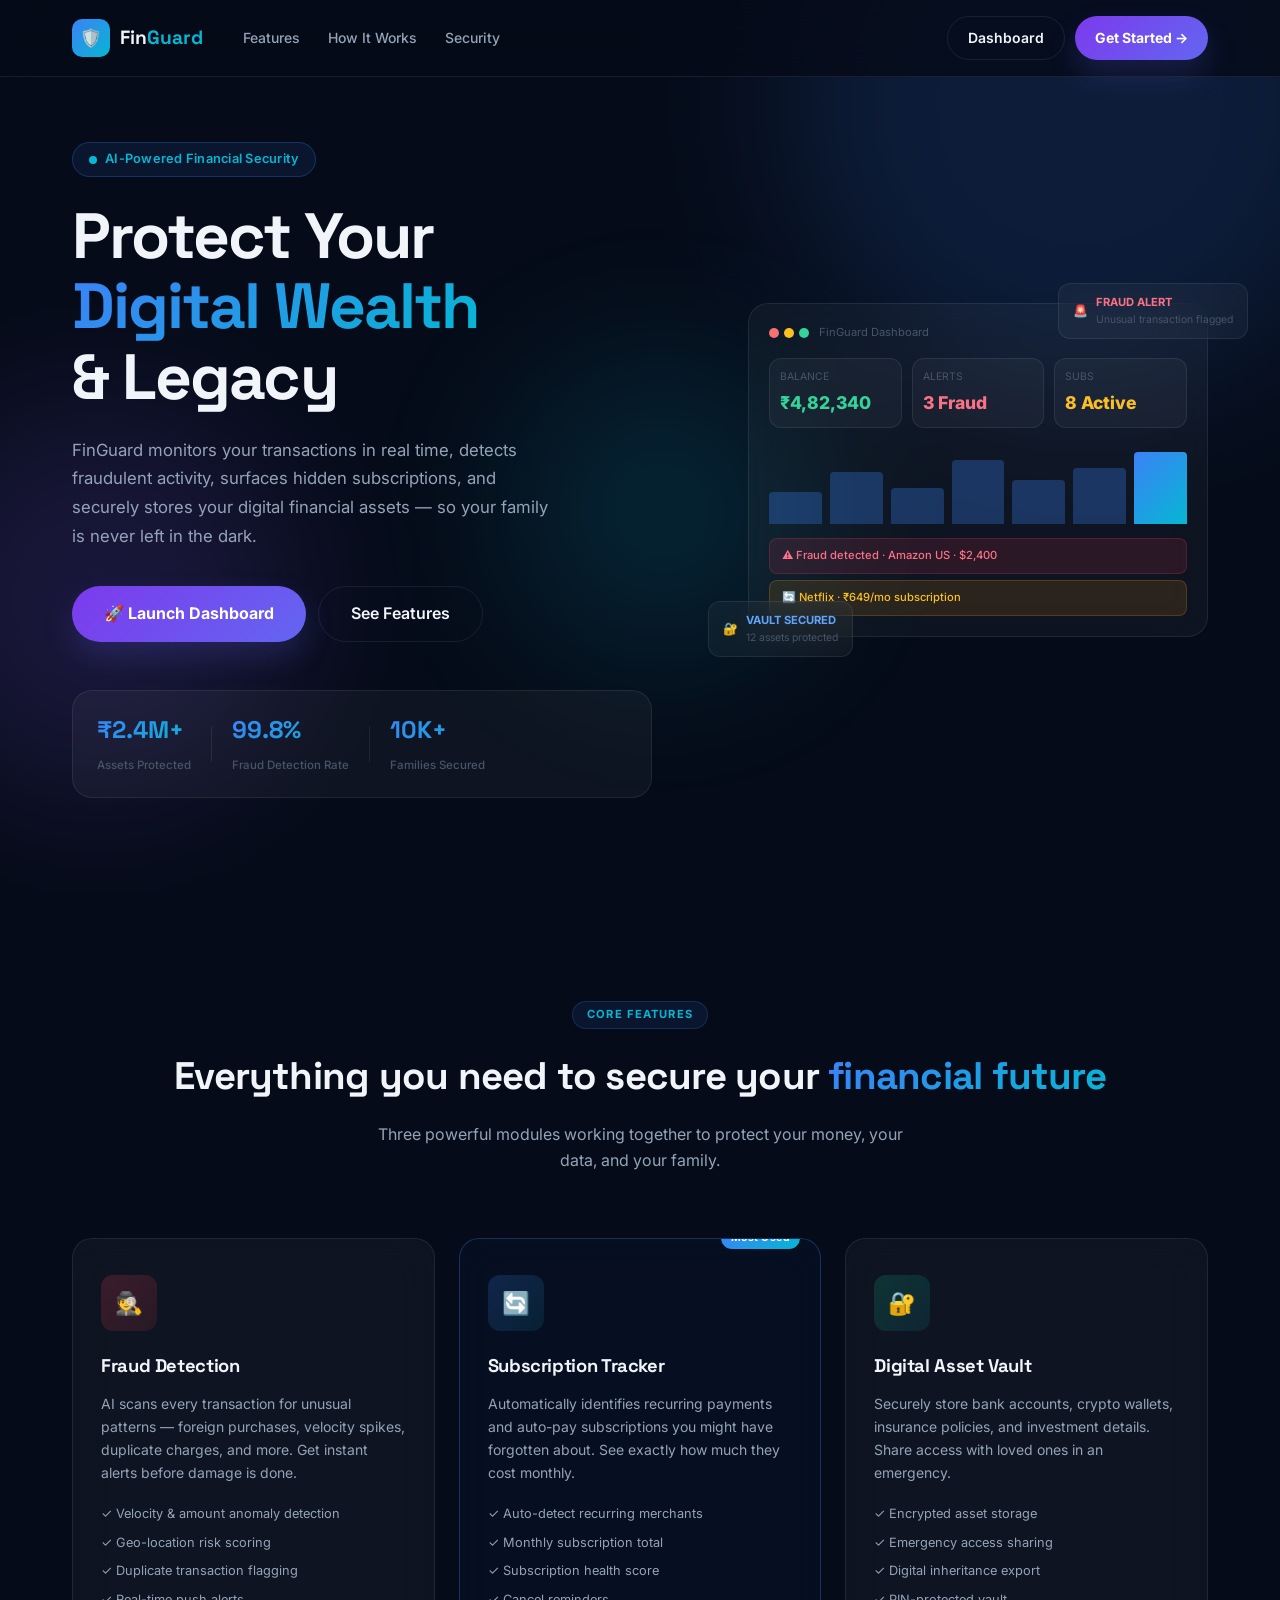
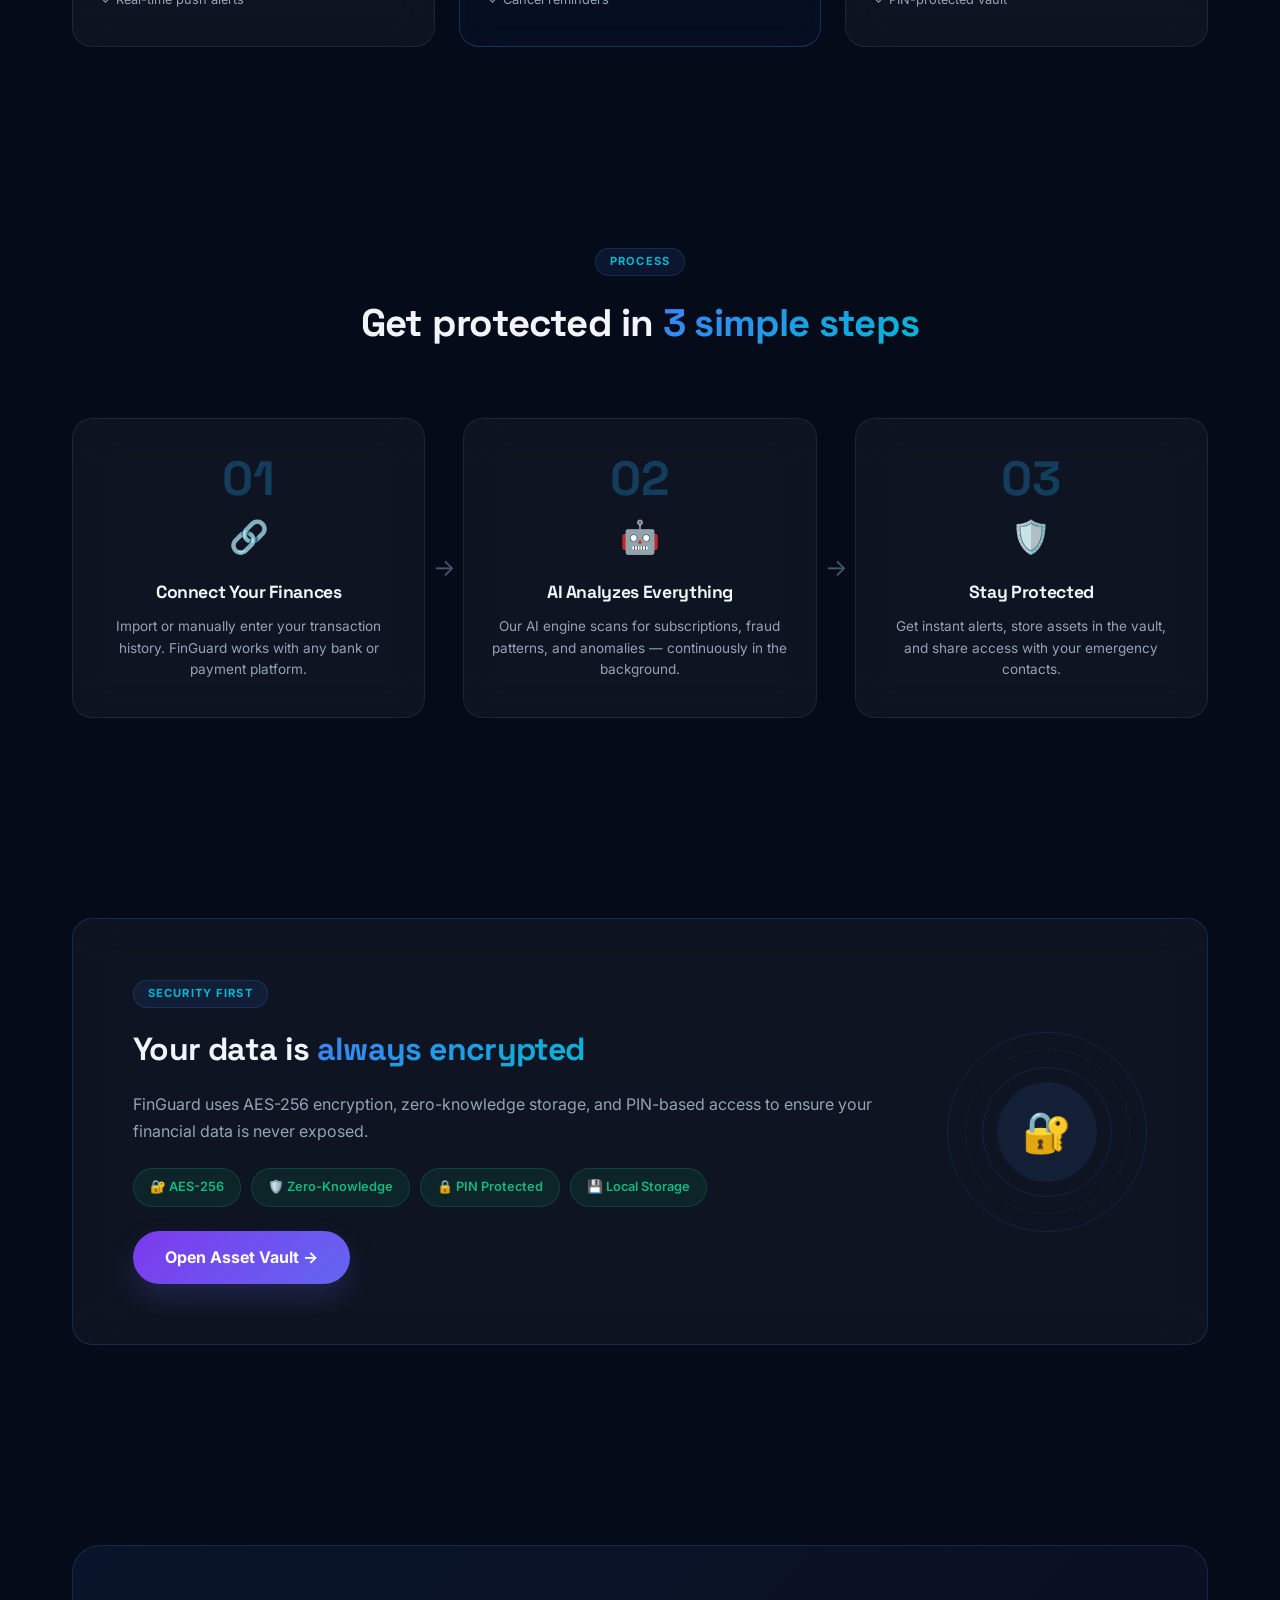
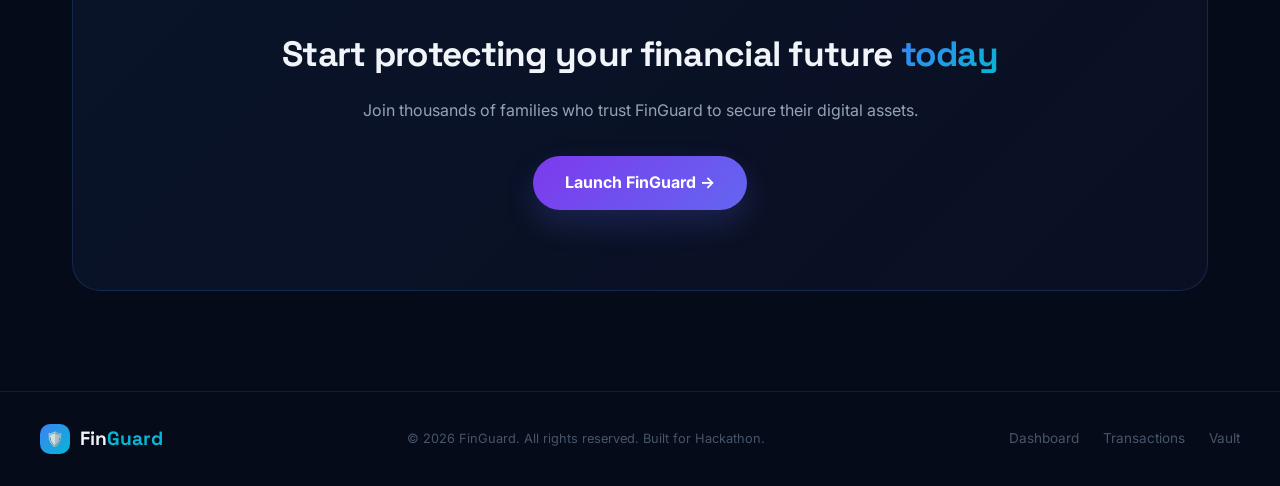
<file: index.html>
<!DOCTYPE html>
<html lang="en">
<head>
  <meta charset="UTF-8" />
  <meta name="viewport" content="width=device-width, initial-scale=1.0"/>
  <title>FinGuard – Smart Financial Protection Platform</title>
  <meta name="description" content="FinGuard monitors your transactions, detects fraud & subscriptions, and securely stores your digital financial assets for digital inheritance."/>
  <link rel="stylesheet" href="style.css"/>
  <link rel="stylesheet" href="landing.css"/>
</head>
<body class="landing-body">

  <!-- Decorative Orbs -->
  <div class="orb orb-blue"  style="width:600px;height:600px;top:-200px;right:-100px;"></div>
  <div class="orb orb-purple" style="width:400px;height:400px;bottom:100px;left:-100px;"></div>
  <div class="orb orb-cyan"  style="width:300px;height:300px;top:40%;left:40%;"></div>

  <!-- ── NAV ── -->
  <nav class="landing-nav">
    <div class="nav-inner">
      <div class="landing-logo">
        <div class="logo-icon">🛡️</div>
        <span class="logo-text">Fin<span>Guard</span></span>
      </div>
      <div class="nav-links-desktop">
        <a href="#features">Features</a>
        <a href="#how-it-works">How It Works</a>
        <a href="#security">Security</a>
      </div>
      <div class="nav-actions">
        <a href="dashboard.html" class="btn btn-secondary">Dashboard</a>
        <a href="dashboard.html" class="btn btn-primary">Get Started →</a>
      </div>
    </div>
  </nav>

  <!-- ── HERO ── -->
  <section class="hero-section">
    <div class="hero-content animate-fade-in-up">
      <div class="hero-badge">
        <span class="pulse-dot"></span>
        AI-Powered Financial Security
      </div>
      <h1 class="hero-title">
        Protect Your<br/>
        <span class="gradient-text">Digital Wealth</span><br/>
        &amp; Legacy
      </h1>
      <p class="hero-subtitle">
        FinGuard monitors your transactions in real time, detects fraudulent activity, surfaces hidden subscriptions, and securely stores your digital financial assets — so your family is never left in the dark.
      </p>
      <div class="hero-cta">
        <a href="dashboard.html" class="btn btn-primary btn-lg">
          🚀 Launch Dashboard
        </a>
        <a href="#features" class="btn btn-secondary btn-lg">
          See Features
        </a>
      </div>
      <div class="hero-stats">
        <div class="hero-stat">
          <span class="hero-stat-value">₹2.4M+</span>
          <span class="hero-stat-label">Assets Protected</span>
        </div>
        <div class="hero-stat-divider"></div>
        <div class="hero-stat">
          <span class="hero-stat-value">99.8%</span>
          <span class="hero-stat-label">Fraud Detection Rate</span>
        </div>
        <div class="hero-stat-divider"></div>
        <div class="hero-stat">
          <span class="hero-stat-value">10K+</span>
          <span class="hero-stat-label">Families Secured</span>
        </div>
      </div>
    </div>

    <!-- Hero Visual -->
    <div class="hero-visual">
      <div class="dashboard-preview glass-card animate-float">
        <div class="preview-header">
          <div class="preview-dots">
            <span style="background:#f87171"></span>
            <span style="background:#fbbf24"></span>
            <span style="background:#34d399"></span>
          </div>
          <span style="font-size:0.7rem;color:var(--text-muted)">FinGuard Dashboard</span>
        </div>
        <div class="preview-stats">
          <div class="preview-stat-card">
            <div style="font-size:0.65rem;color:var(--text-muted);margin-bottom:4px">BALANCE</div>
            <div style="font-size:1.1rem;font-weight:800;color:#34d399">₹4,82,340</div>
          </div>
          <div class="preview-stat-card">
            <div style="font-size:0.65rem;color:var(--text-muted);margin-bottom:4px">ALERTS</div>
            <div style="font-size:1.1rem;font-weight:800;color:#fb7185">3 Fraud</div>
          </div>
          <div class="preview-stat-card">
            <div style="font-size:0.65rem;color:var(--text-muted);margin-bottom:4px">SUBS</div>
            <div style="font-size:1.1rem;font-weight:800;color:#fbbf24">8 Active</div>
          </div>
        </div>
        <div class="preview-chart-bars">
          <div class="bar" style="height:40%"></div>
          <div class="bar" style="height:65%"></div>
          <div class="bar" style="height:45%"></div>
          <div class="bar" style="height:80%"></div>
          <div class="bar" style="height:55%"></div>
          <div class="bar" style="height:70%"></div>
          <div class="bar active" style="height:90%"></div>
        </div>
        <div class="preview-alerts">
          <div class="preview-alert fraud">⚠️ Fraud detected · Amazon US · $2,400</div>
          <div class="preview-alert sub">🔄 Netflix · ₹649/mo subscription</div>
        </div>
      </div>

      <!-- Floating cards -->
      <div class="floating-card fc-fraud glass-card">
        <span>🚨</span>
        <div>
          <div style="font-size:0.7rem;font-weight:700;color:#fb7185">FRAUD ALERT</div>
          <div style="font-size:0.65rem;color:var(--text-muted)">Unusual transaction flagged</div>
        </div>
      </div>
      <div class="floating-card fc-vault glass-card">
        <span>🔐</span>
        <div>
          <div style="font-size:0.7rem;font-weight:700;color:#60a5fa">VAULT SECURED</div>
          <div style="font-size:0.65rem;color:var(--text-muted)">12 assets protected</div>
        </div>
      </div>
    </div>
  </section>

  <!-- ── FEATURES ── -->
  <section id="features" class="features-section">
    <div class="section-header">
      <div class="section-tag">Core Features</div>
      <h2>Everything you need to secure your <span class="gradient-text">financial future</span></h2>
      <p>Three powerful modules working together to protect your money, your data, and your family.</p>
    </div>

    <div class="features-grid">
      <div class="feature-card glass-card">
        <div class="feature-icon" style="background:linear-gradient(135deg,rgba(244,63,94,0.2),rgba(239,68,68,0.1));color:#fb7185">🕵️</div>
        <h3>Fraud Detection</h3>
        <p>AI scans every transaction for unusual patterns — foreign purchases, velocity spikes, duplicate charges, and more. Get instant alerts before damage is done.</p>
        <ul class="feature-list">
          <li>✓ Velocity &amp; amount anomaly detection</li>
          <li>✓ Geo-location risk scoring</li>
          <li>✓ Duplicate transaction flagging</li>
          <li>✓ Real-time push alerts</li>
        </ul>
      </div>

      <div class="feature-card glass-card feature-card--highlight">
        <div class="feature-icon" style="background:linear-gradient(135deg,rgba(59,130,246,0.2),rgba(6,182,212,0.1));color:#60a5fa">🔄</div>
        <h3>Subscription Tracker</h3>
        <p>Automatically identifies recurring payments and auto-pay subscriptions you might have forgotten about. See exactly how much they cost monthly.</p>
        <ul class="feature-list">
          <li>✓ Auto-detect recurring merchants</li>
          <li>✓ Monthly subscription total</li>
          <li>✓ Subscription health score</li>
          <li>✓ Cancel reminders</li>
        </ul>
        <div class="feature-badge-hot">Most Used</div>
      </div>

      <div class="feature-card glass-card">
        <div class="feature-icon" style="background:linear-gradient(135deg,rgba(16,185,129,0.2),rgba(6,182,212,0.1));color:#34d399">🔐</div>
        <h3>Digital Asset Vault</h3>
        <p>Securely store bank accounts, crypto wallets, insurance policies, and investment details. Share access with loved ones in an emergency.</p>
        <ul class="feature-list">
          <li>✓ Encrypted asset storage</li>
          <li>✓ Emergency access sharing</li>
          <li>✓ Digital inheritance export</li>
          <li>✓ PIN-protected vault</li>
        </ul>
      </div>
    </div>
  </section>

  <!-- ── HOW IT WORKS ── -->
  <section id="how-it-works" class="howit-section">
    <div class="section-header">
      <div class="section-tag">Process</div>
      <h2>Get protected in <span class="gradient-text">3 simple steps</span></h2>
    </div>
    <div class="steps-grid">
      <div class="step-card glass-card">
        <div class="step-number">01</div>
        <div class="step-icon">🔗</div>
        <h3>Connect Your Finances</h3>
        <p>Import or manually enter your transaction history. FinGuard works with any bank or payment platform.</p>
      </div>
      <div class="step-connector">→</div>
      <div class="step-card glass-card">
        <div class="step-number">02</div>
        <div class="step-icon">🤖</div>
        <h3>AI Analyzes Everything</h3>
        <p>Our AI engine scans for subscriptions, fraud patterns, and anomalies — continuously in the background.</p>
      </div>
      <div class="step-connector">→</div>
      <div class="step-card glass-card">
        <div class="step-number">03</div>
        <div class="step-icon">🛡️</div>
        <h3>Stay Protected</h3>
        <p>Get instant alerts, store assets in the vault, and share access with your emergency contacts.</p>
      </div>
    </div>
  </section>

  <!-- ── SECURITY ── -->
  <section id="security" class="security-section">
    <div class="security-inner glass-card">
      <div class="security-content">
        <div class="section-tag">Security First</div>
        <h2>Your data is <span class="gradient-text">always encrypted</span></h2>
        <p>FinGuard uses AES-256 encryption, zero-knowledge storage, and PIN-based access to ensure your financial data is never exposed.</p>
        <div class="security-badges">
          <div class="sec-badge">🔐 AES-256</div>
          <div class="sec-badge">🛡️ Zero-Knowledge</div>
          <div class="sec-badge">🔒 PIN Protected</div>
          <div class="sec-badge">💾 Local Storage</div>
        </div>
        <a href="vault.html" class="btn btn-primary btn-lg" style="margin-top:24px">Open Asset Vault →</a>
      </div>
      <div class="security-visual">
        <div class="vault-visual animate-glow">
          <div class="vault-icon">🔐</div>
          <div class="vault-ring ring1"></div>
          <div class="vault-ring ring2"></div>
          <div class="vault-ring ring3"></div>
        </div>
      </div>
    </div>
  </section>

  <!-- ── CTA ── -->
  <section class="cta-section">
    <div class="cta-inner">
      <h2>Start protecting your financial future <span class="gradient-text">today</span></h2>
      <p>Join thousands of families who trust FinGuard to secure their digital assets.</p>
      <a href="dashboard.html" class="btn btn-primary btn-lg">Launch FinGuard →</a>
    </div>
  </section>

  <!-- ── FOOTER ── -->
  <footer class="landing-footer">
    <div class="footer-inner">
      <div class="landing-logo">
        <div class="logo-icon" style="width:30px;height:30px;font-size:0.9rem">🛡️</div>
        <span class="logo-text">Fin<span>Guard</span></span>
      </div>
      <p style="color:var(--text-muted);font-size:0.8rem">© 2026 FinGuard. All rights reserved. Built for Hackathon.</p>
      <div class="footer-links">
        <a href="dashboard.html">Dashboard</a>
        <a href="transactions.html">Transactions</a>
        <a href="vault.html">Vault</a>
      </div>
    </div>
  </footer>

  <script src="app.js"></script>
</body>
</html>
</file>
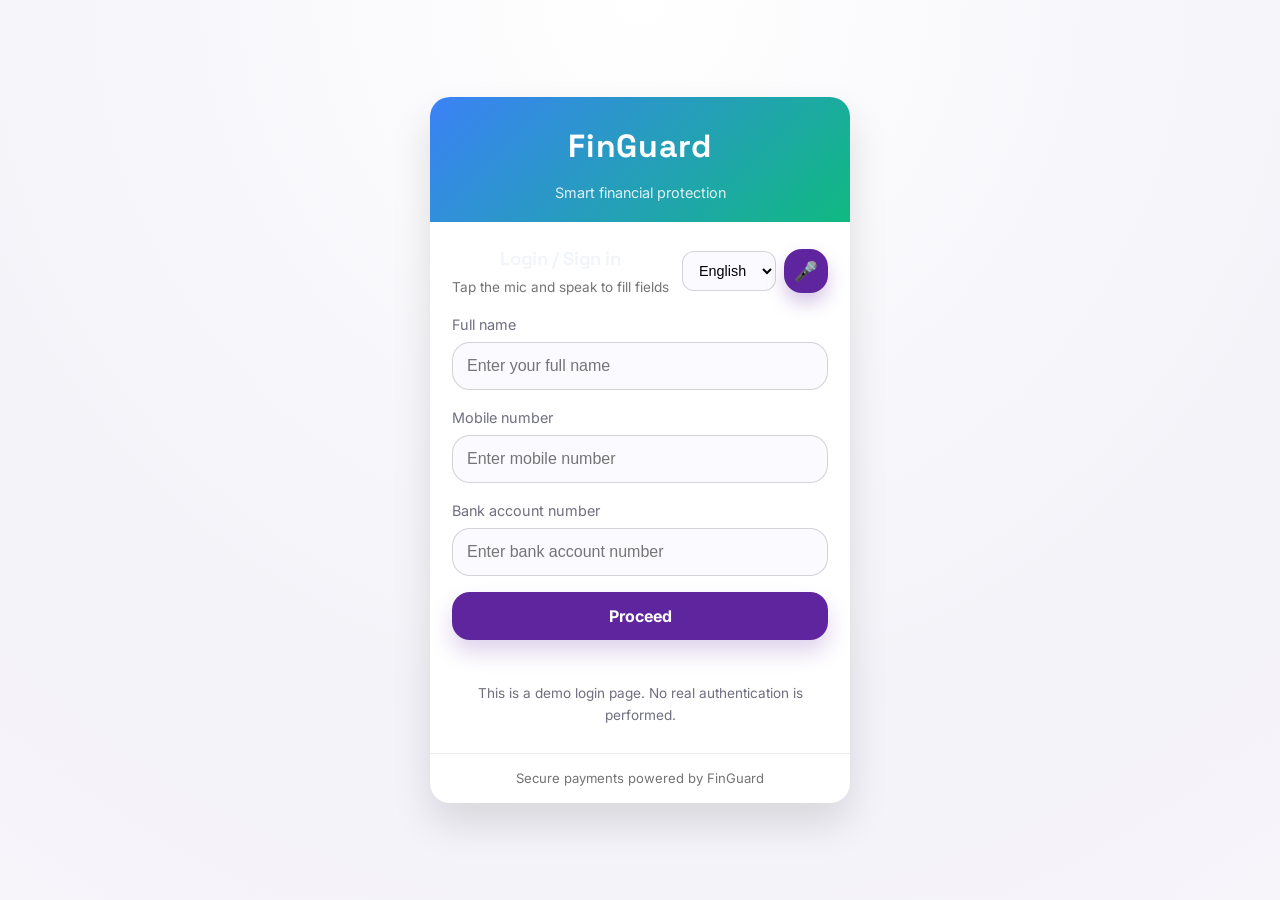
<file: login.html>
<!DOCTYPE html>
<html lang="en">
<head>
  <meta charset="UTF-8" />
  <meta name="viewport" content="width=device-width, initial-scale=1.0" />
  <title>FinGuard – Login</title>
  <meta name="description" content="Login to FinGuard to access your dashboard." />
  <link rel="stylesheet" href="style.css" />
  <style>
    /* FinGuard-style login page overrides */
    body.login-body {
      min-height: 100vh;
      display: flex;
      justify-content: center;
      align-items: center;
      padding: 24px 16px;
      background: radial-gradient(circle at top, #ffffff 0%, #f3f3f9 65%, rgba(95, 37, 159, 0.05) 100%);
    }

    .login-container {
      width: 100%;
      max-width: 420px;
      border-radius: 20px;
      overflow: hidden;
      box-shadow: 0 20px 40px rgba(0, 0, 0, 0.12);
      background: white;
    }

    .login-brand {
      padding: 24px 22px 18px;
      text-align: center;
      background: linear-gradient(135deg, #3b82f6, #10b981);
      color: #fff;
    }

    .login-brand h1 {
      margin: 0;
      font-size: 2rem;
      letter-spacing: 0.02em;
    }

    .login-brand p {
      margin: 8px 0 0;
      font-size: 0.9rem;
      opacity: 0.85;
    }

    .login-card {
      padding: 22px 22px 26px;
    }

    .login-heading {
      text-align: center;
      font-size: 1.15rem;
      font-weight: 700;
      margin: 0 0 18px;
    }

    .field {
      margin-bottom: 16px;
    }

    .field label {
      display: block;
      font-size: 0.9rem;
      margin-bottom: 6px;
      color: #6f6f80;
    }

    .field input {
      width: 100%;
      padding: 14px 14px;
      border: 1px solid rgba(32, 32, 36, 0.18);
      border-radius: 18px;
      font-size: 1rem;
      outline: none;
      background: #fbfbff;
      transition: border 0.2s ease, box-shadow 0.2s ease;
    }

    .field input:focus {
      border-color: #5f259f;
      box-shadow: 0 0 0 3px rgba(95, 37, 159, 0.15);
    }

    .actions {
      display: grid;
      gap: 12px;
      margin-top: 10px;
    }

    .btn {
      border: none;
      cursor: pointer;
      border-radius: 18px;
      padding: 14px 16px;
      font-size: 1rem;
      font-weight: 700;
      transition: transform 0.15s ease, box-shadow 0.15s ease;
      display: inline-flex;
      justify-content: center;
      align-items: center;
    }

    .btn:active {
      transform: translateY(1px);
    }

    .btn-primary {
      background: #5f259f;
      color: white;
      box-shadow: 0 12px 22px rgba(95, 37, 159, 0.2);
    }

    .btn-primary:hover {
      background: #7a35be;
    }

    .login-message {
      font-size: 0.85rem;
      margin-top: 12px;
      min-height: 1.2rem;
      color: #d93025;
      text-align: center;
    }

    .login-helper {
      font-size: 0.85rem;
      color: #6f6f80;
      margin-top: 12px;
      text-align: center;
    }

    .login-footer {
      text-align: center;
      font-size: 0.82rem;
      color: rgba(0, 0, 0, 0.55);
      padding: 14px 16px;
      border-top: 1px solid rgba(0, 0, 0, 0.08);
    }

    @media (max-width: 360px) {
      .login-brand h1 {
        font-size: 1.7rem;
      }

      .login-heading {
        font-size: 1.05rem;
      }
    }
  </style>
</head>
<body class="login-body">
  <main class="login-container" aria-label="FinGuard login card">
    <header class="login-brand">
      <h1>FinGuard</h1>
      <p>Smart financial protection</p>
    </header>

    <section class="login-card">
      <div style="display:flex;align-items:center;justify-content:space-between;gap:12px;margin-bottom:14px">
        <div>
          <h2 class="login-heading" style="margin:0">Login / Sign in</h2>
          <div style="font-size:0.85rem;color:rgba(0,0,0,0.55);margin-top:4px">Tap the mic and speak to fill fields</div>
        </div>
        <div style="display:flex;align-items:center;gap:8px">
          <select id="voice-lang" title="Select voice language" style="border-radius:12px;padding:10px 12px;font-size:0.9rem;border:1px solid rgba(32,32,36,0.18);background:#fbfbff">
            <option value="en-US">English</option>
            <option value="hi-IN">हिन्दी</option>
            <option value="te-IN">తెలుగు</option>
            <option value="ta-IN">தமிழ்</option>
          </select>
          <button id="voiceBtn" type="button" style="width:44px;height:44px;border-radius:18px;border:none;background:#5f259f;color:#fff;cursor:pointer;display:flex;align-items:center;justify-content:center;font-size:1.2rem;box-shadow:0 10px 18px rgba(95,37,159,0.25);">
            🎤
          </button>
        </div>
      </div>

      <form id="login-form" autocomplete="off" novalidate>
        <div class="field">
          <label for="fullName">Full name</label>
          <input
            id="fullName"
            type="text"
            autocomplete="name"
            minlength="2"
            placeholder="Enter your full name"
            required
          />
        </div>
        <div class="field">
          <label for="mobile">Mobile number</label>
          <input
            id="mobile"
            type="tel"
            inputmode="numeric"
            pattern="[0-9]*"
            maxlength="10"
            placeholder="Enter mobile number"
            autocomplete="tel"
            required
          />
        </div>
        <div class="field">
          <label for="bank">Bank account number</label>
          <input
            id="bank"
            type="text"
            autocomplete="organization"
            placeholder="Enter bank account number"
          />
        </div>

        <div class="actions">
          <button class="btn btn-primary" type="submit">Proceed</button>
        </div>

        <div id="message" class="login-message" aria-live="polite"></div>

        <p class="login-helper">
          This is a demo login page. No real authentication is performed.
        </p>
      </form>
    </section>

    <footer class="login-footer">
      Secure payments powered by FinGuard
    </footer>
  </main>

  <script src="app.js"></script>
  <script src="db.js"></script>
  <script src="login.js"></script>
</body>
</html>
</file>
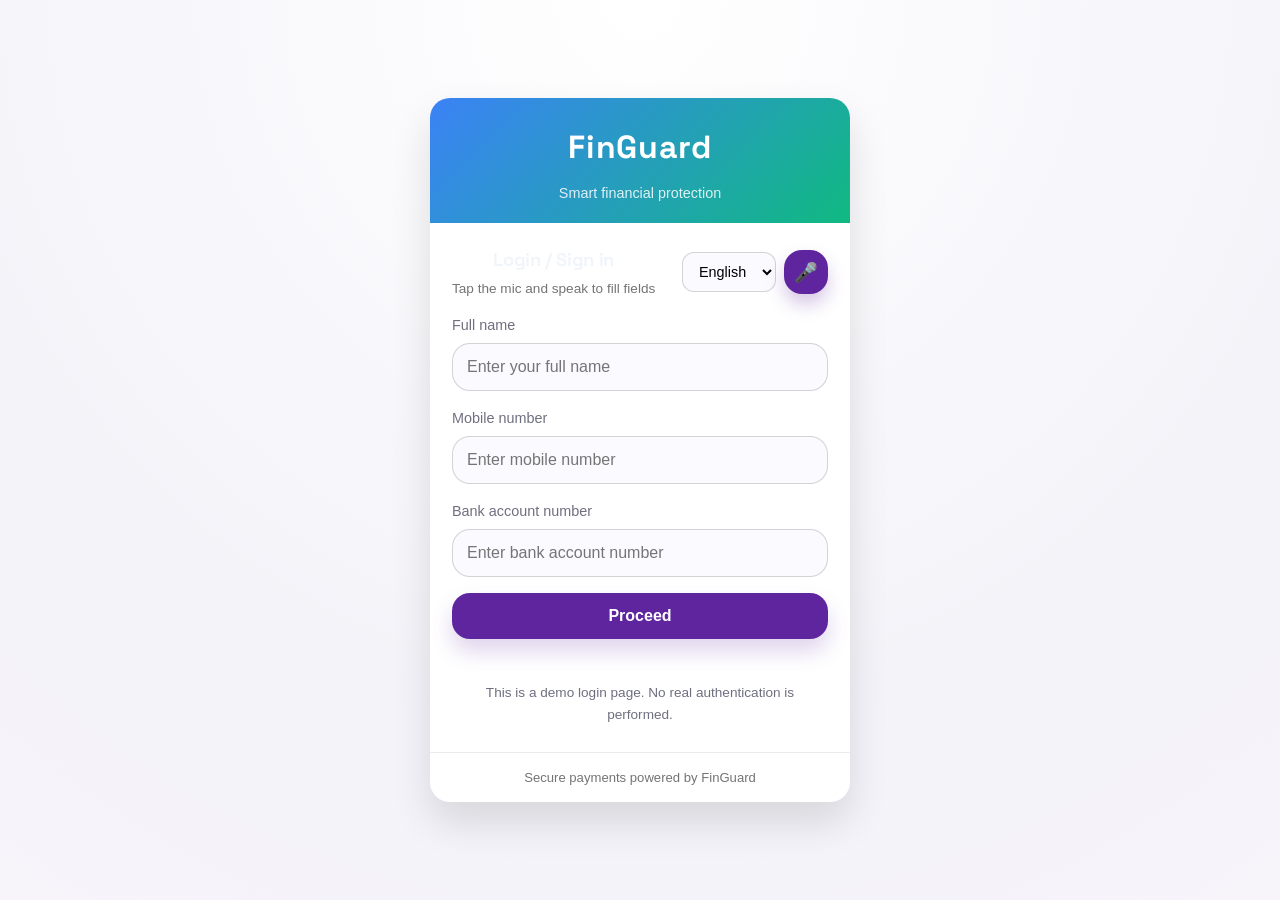
<file: payments.html>
<!DOCTYPE html>
<html lang="en">
<head>
  <meta charset="UTF-8"/>
  <meta name="viewport" content="width=device-width, initial-scale=1.0"/>
  <title>FinGuard – Payments & Bills</title>
  <link rel="stylesheet" href="style.css"/>
</head>
<body>

  <!-- ── SIDEBAR ── -->
  <aside class="sidebar" id="sidebar">
    <div class="sidebar-logo">
      <div class="logo-icon">🛡️</div>
      <div class="logo-text">Fin<span>Guard</span></div>
    </div>
    <span class="nav-section-label">Overview</span>
    <a href="dashboard.html" class="nav-link"><span class="nav-icon">📊</span> Dashboard</a>
    <a href="transactions.html" class="nav-link"><span class="nav-icon">💳</span> Transactions <span class="nav-badge">3</span></a>
    
    <span class="nav-section-label">Payments</span>
    <a href="payments.html" class="nav-link active"><span class="nav-icon">📲</span> Payments & Bills</a>
    <a href="rewards.html" class="nav-link"><span class="nav-icon">🎁</span> Rewards</a>

    <span class="nav-section-label">Other</span>
    <a href="travel.html" class="nav-link"><span class="nav-icon">✈️</span> Travel & Booking</a>
    <a href="vault.html" class="nav-link"><span class="nav-icon">🔐</span> Asset Vault</a>
    
    <span class="nav-section-label">Support</span>
    <a href="#" class="nav-link" onclick="toggleChat(); return false;"><span class="nav-icon">🤖</span> AI Assistant</a>
    <a href="index.html" class="nav-link"><span class="nav-icon">🏠</span> Home</a>
  </aside>

  <main class="main-content">
    <div class="page-header flex items-center justify-between">
      <div>
        <h1>📲 Payments Hub</h1>
        <p>UPI transfers, bill payments, and recharges with secure authentication</p>
      </div>
      <div class="flex gap-3">
        <button class="btn btn-primary" onclick="openScanner()">📸 Scan QR</button>
      </div>
    </div>

    <!-- Quick Actions -->
    <div class="grid-3 mb-6">
      <div class="glass-card p-4 flex flex-col items-center gap-3 cursor-pointer" onclick="openUPIModal()">
        <div class="stat-icon" style="background:rgba(59,130,246,0.1)">💸</div>
        <span class="font-bold">To UPI ID / Number</span>
      </div>
      <div class="glass-card p-4 flex flex-col items-center gap-3 cursor-pointer" onclick="openScanner()">
        <div class="stat-icon" style="background:rgba(6,182,212,0.1)">📸</div>
        <span class="font-bold">Scan & Pay</span>
      </div>
      <div class="glass-card p-4 flex flex-col items-center gap-3 cursor-pointer" onclick="showToast('Self Transfer logic coming soon','info')">
        <div class="stat-icon" style="background:rgba(16,185,129,0.1)">🏦</div>
        <span class="font-bold">Self Transfer</span>
      </div>
    </div>

    <!-- Bills & Recharges Section -->
    <h2 class="mb-4">Utility Bills & Recharges</h2>
    <div class="grid-2 gap-6 mb-8">
      
      <!-- Electricity & Water -->
      <div class="glass-card p-6">
        <h3 class="mb-4">Utilities</h3>
        <div class="flex flex-col gap-4">
          <div class="flex items-center justify-between service-item" onclick="openBillModal('Electricity')">
            <div class="flex items-center gap-3">
              <span class="text-lg">⚡</span>
              <div>
                <div class="font-bold">Electricity</div>
                <div class="text-xs text-secondary">TATA Power, BESCOM, etc.</div>
              </div>
            </div>
            <span class="text-cyan">Pay →</span>
          </div>
          <div class="flex items-center justify-between service-item" onclick="openBillModal('Water')">
            <div class="flex items-center gap-3">
              <span class="text-lg">💧</span>
              <div>
                <div class="font-bold">Water</div>
                <div class="text-xs text-secondary">Municipal Corporations</div>
              </div>
            </div>
            <span class="text-cyan">Pay →</span>
          </div>
          <div class="flex items-center justify-between service-item" onclick="openBillModal('Gas')">
            <div class="flex items-center gap-3">
              <span class="text-lg">🔥</span>
              <div>
                <div class="font-bold">LPG Gas</div>
                <div class="text-xs text-secondary">Bharat Gas, Indane, HP</div>
              </div>
            </div>
            <span class="text-cyan">Pay →</span>
          </div>
        </div>
      </div>

      <!-- Mobile & DTH -->
      <div class="glass-card p-6">
        <h3 class="mb-4">Mobile & Recharges</h3>
        <div class="flex flex-col gap-4">
          <div class="flex items-center justify-between service-item" onclick="openBillModal('Mobile Recharge')">
            <div class="flex items-center gap-3">
              <span class="text-lg">📱</span>
              <div>
                <div class="font-bold">Mobile Recharge</div>
                <div class="text-xs text-secondary">Jio, Airtel, Vi, BSNL</div>
              </div>
            </div>
            <span class="text-cyan">Recharge →</span>
          </div>
          <div class="flex items-center justify-between service-item" onclick="openBillModal('DTH')">
            <div class="flex items-center gap-3">
              <span class="text-lg">📡</span>
              <div>
                <div class="font-bold">DTH</div>
                <div class="text-xs text-secondary">Tata Play, Airtel DTH, DishTV</div>
              </div>
            </div>
            <span class="text-cyan">Pay →</span>
          </div>
          <div class="flex items-center justify-between service-item" onclick="openBillModal('Broadband')">
            <div class="flex items-center gap-3">
              <span class="text-lg">🌐</span>
              <div>
                <div class="font-bold">Broadband</div>
                <div class="text-xs text-secondary">Fiber & Local operators</div>
              </div>
            </div>
            <span class="text-cyan">Pay →</span>
          </div>
        </div>
      </div>
    </div>

  </main>

  <!-- ── QR SCANNER MODAL ── -->
  <div class="modal-overlay" id="scanner-modal">
    <div class="modal" style="max-width: 400px;">
      <div class="modal-header">
        <h3>📸 Scan QR Code</h3>
        <button class="btn-icon" onclick="closeModal('scanner-modal')">✕</button>
      </div>
      <div class="qr-scanner-visual">
        <div class="qr-scanner-line"></div>
        <div class="qr-scanner-corner tl"></div>
        <div class="qr-scanner-corner tr"></div>
        <div class="qr-scanner-corner bl"></div>
        <div class="qr-scanner-corner br"></div>
      </div>
      <p class="text-center mt-4 text-secondary">Point your camera at a QR code</p>
      <div class="flex justify-center mt-4">
        <button class="btn btn-secondary" onclick="simulateQRSuccess()">Simulate Scan Found ✓</button>
      </div>
    </div>
  </div>

  <!-- ── UPI TRANSFER MODAL ── -->
  <div class="modal-overlay" id="upi-modal">
    <div class="modal">
      <div class="modal-header">
        <h3 id="payment-modal-title">UPI Transfer</h3>
        <button class="btn-icon" onclick="closeModal('upi-modal')">✕</button>
      </div>
      <div id="payment-input-area">
        <div class="form-group">
          <label id="payment-id-label">UPI ID or Mobile Number</label>
          <input type="text" class="form-input" id="payment-target" placeholder="e.g. 9876543210 or user@okaxis">
        </div>
        <div class="form-group">
          <label>Amount (₹)</label>
          <input type="number" class="form-input" id="payment-amount" placeholder="0.00">
        </div>
        <button class="btn btn-primary w-full mt-2" onclick="initiatePayment()">Pay Securely</button>
      </div>
    </div>
  </div>

  <!-- ── UPI PIN MODAL ── -->
  <div class="modal-overlay" id="pin-modal">
    <div class="modal" style="max-width: 320px;">
      <div class="text-center mb-6">
        <img src="https://upload.wikimedia.org/wikipedia/commons/e/e1/UPI-Logo.png" alt="UPI" style="height: 20px; margin-bottom: 20px;">
        <h3 class="mb-2">Enter 4-Digit UPI PIN</h3>
        <p class="text-xs text-secondary">You are paying <span id="pin-pay-amount">₹0</span> to <span id="pin-pay-target">...</span></p>
      </div>
      <div class="flex justify-center gap-4 mb-6">
        <div class="pin-dot" id="upi-dot-0"></div>
        <div class="pin-dot" id="upi-dot-1"></div>
        <div class="pin-dot" id="upi-dot-2"></div>
        <div class="pin-dot" id="upi-dot-3"></div>
      </div>
      <div class="upi-pin-grid">
        <button class="pin-btn" onclick="upiPinInput(1)">1</button>
        <button class="pin-btn" onclick="upiPinInput(2)">2</button>
        <button class="pin-btn" onclick="upiPinInput(3)">3</button>
        <button class="pin-btn" onclick="upiPinInput(4)">4</button>
        <button class="pin-btn" onclick="upiPinInput(5)">5</button>
        <button class="pin-btn" onclick="upiPinInput(6)">6</button>
        <button class="pin-btn" onclick="upiPinInput(7)">7</button>
        <button class="pin-btn" onclick="upiPinInput(8)">8</button>
        <button class="pin-btn" onclick="upiPinInput(9)">9</button>
        <button class="pin-btn pin-clear" onclick="upiPinClear()">⌫</button>
        <button class="pin-btn" onclick="upiPinInput(0)">0</button>
        <button class="pin-btn pin-ok" onclick="upiPinSubmit()">✓</button>
      </div>
    </div>
  </div>

  <div class="chat-container">
    <button class="chatbot-trigger" onclick="toggleChat()">🤖</button>
    <div class="chatbot-window" id="chatbot-window">
      <!-- Chatbot content as in other pages -->
    </div>
  </div>

  <div class="toast-container" id="toast-container"></div>

  <script src="db.js"></script>
  <script src="auth.js"></script>
  <script src="app.js"></script>
  <script src="payments.js"></script>
  <script src="chatbot.js"></script>
</body>
</html>
</file>
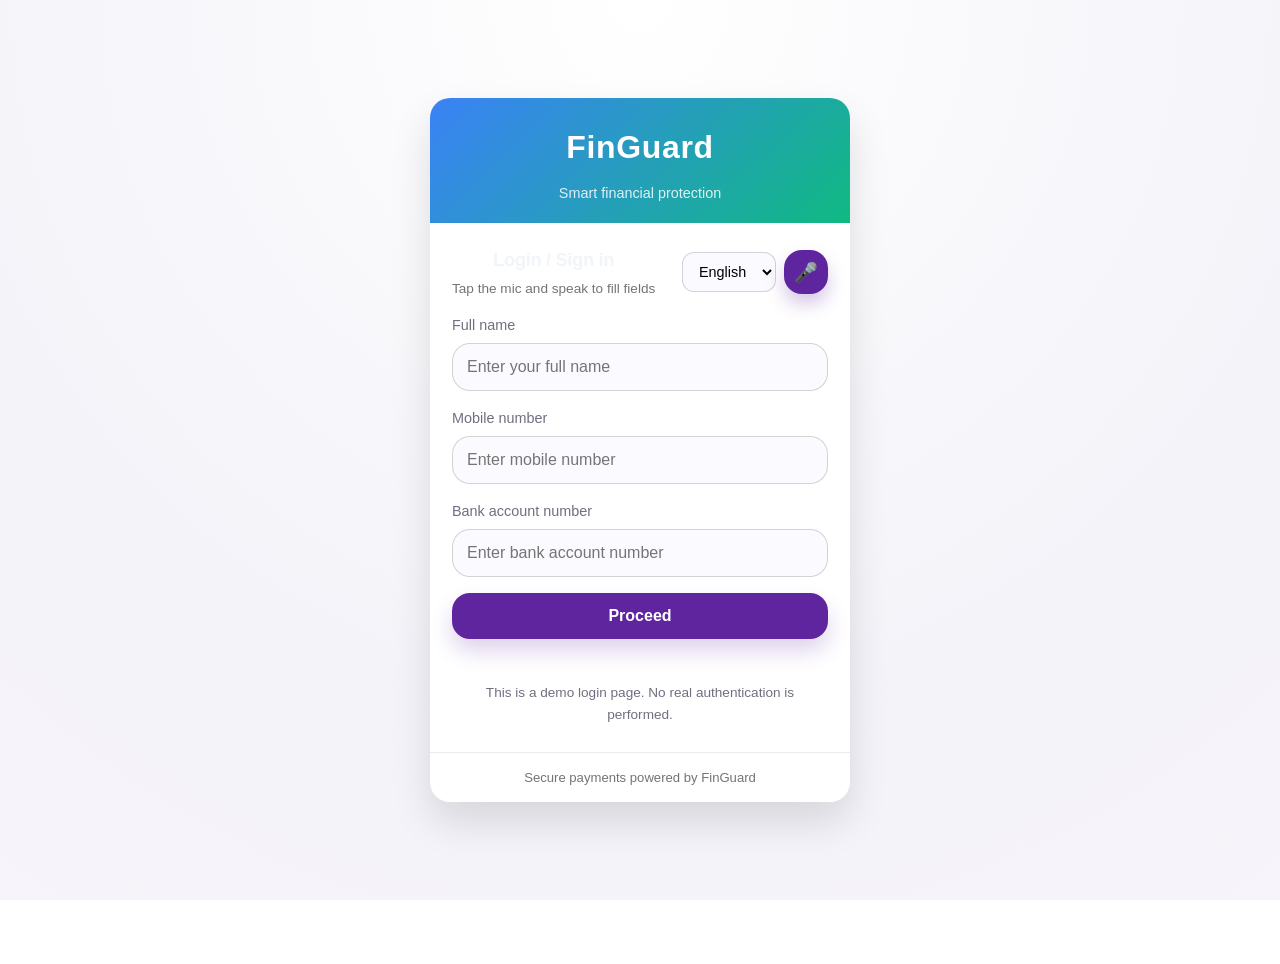
<file: profile.html>
<!DOCTYPE html>
<html lang="en">
<head>
  <meta charset="UTF-8" />
  <meta name="viewport" content="width=device-width, initial-scale=1.0" />
  <title>FinGuard – Profile</title>
  <meta name="description" content="View and update your FinGuard profile information." />
  <link rel="stylesheet" href="style.css" />
</head>
<body>
  <aside class="sidebar" id="sidebar">
    <div class="sidebar-logo">
      <div class="logo-icon">🛡️</div>
      <div class="logo-text">Fin<span>Guard</span></div>
    </div>

    <span class="nav-section-label">Overview</span>
    <a href="dashboard.html" class="nav-link">
      <span class="nav-icon">📊</span> Dashboard
    </a>
    <a href="transactions.html" class="nav-link">
      <span class="nav-icon">💳</span> Transactions
      <span class="nav-badge">3</span>
    </a>

    <span class="nav-section-label">Payments</span>
    <a href="payments.html" class="nav-link">
      <span class="nav-icon">📲</span> Payments & Bills
    </a>
    <a href="rewards.html" class="nav-link">
      <span class="nav-icon">🎁</span> Rewards
    </a>

    <span class="nav-section-label">Other</span>
    <a href="travel.html" class="nav-link">
      <span class="nav-icon">✈️</span> Travel & Booking
    </a>
    <a href="vault.html" class="nav-link">
      <span class="nav-icon">🔐</span> Asset Vault
    </a>
    <a href="profile.html" class="nav-link active">
      <span class="nav-icon">👤</span> Profile
    </a>

    <span class="nav-section-label">Support</span>
    <a href="#" class="nav-link" onclick="toggleChat(); return false;">
      <span class="nav-icon">🤖</span> AI Assistant
    </a>
    <a href="index.html" class="nav-link">
      <span class="nav-icon">🏠</span> Home
    </a>

    <div class="sidebar-bottom">
      <div class="nav-link">
        <div class="user-avatar">--</div>
        <div>
          <div style="font-size:0.8rem;font-weight:600">Guest</div>
          <div style="font-size:0.7rem;color:var(--text-muted)">Active</div>
        </div>
      </div>
    </div>
  </aside>

  <main class="main-content">
    <div class="page-header">
      <h1>My Profile</h1>
      <p>Manage your FinGuard profile and saved account info.</p>
    </div>

    <div class="glass-card" style="max-width:520px; margin:0 auto; padding:28px">
      <h2 style="margin-bottom:18px">Personal details</h2>
      <div style="display:grid;gap:16px">
        <label style="font-weight:600;color:var(--text-secondary)">Full name</label>
        <input id="profile-name" type="text" placeholder="Your name" style="padding:12px 14px;border-radius:14px;border:1px solid rgba(148,163,184,0.4);background:rgba(243,244,246,0.9);" />

        <label style="font-weight:600;color:var(--text-secondary)">Phone number</label>
        <input id="profile-phone" type="tel" placeholder="10-digit mobile" style="padding:12px 14px;border-radius:14px;border:1px solid rgba(148,163,184,0.4);background:rgba(243,244,246,0.9);" />

        <label style="font-weight:600;color:var(--text-secondary)">Bank account number</label>
        <input id="profile-bank" type="text" placeholder="Bank account number" style="padding:12px 14px;border-radius:14px;border:1px solid rgba(148,163,184,0.4);background:rgba(243,244,246,0.9);" />

        <div style="display:flex;gap:12px;flex-wrap:wrap;margin-top:8px">
          <button id="save-profile" class="btn btn-primary" style="flex:1;">Save changes</button>
          <button id="logout" class="btn btn-secondary" style="flex:1;">Logout</button>
        </div>

        <div id="profile-message" style="font-size:0.9rem;color:var(--text-muted);min-height:1.2rem"></div>
      </div>
    </div>
  </main>

  <div class="toast-container" id="toast-container"></div>

  <script src="auth.js"></script>
  <script src="app.js"></script>
  <script src="profile.js"></script>
  <script src="chatbot.js"></script>
</body>
</html>
</file>
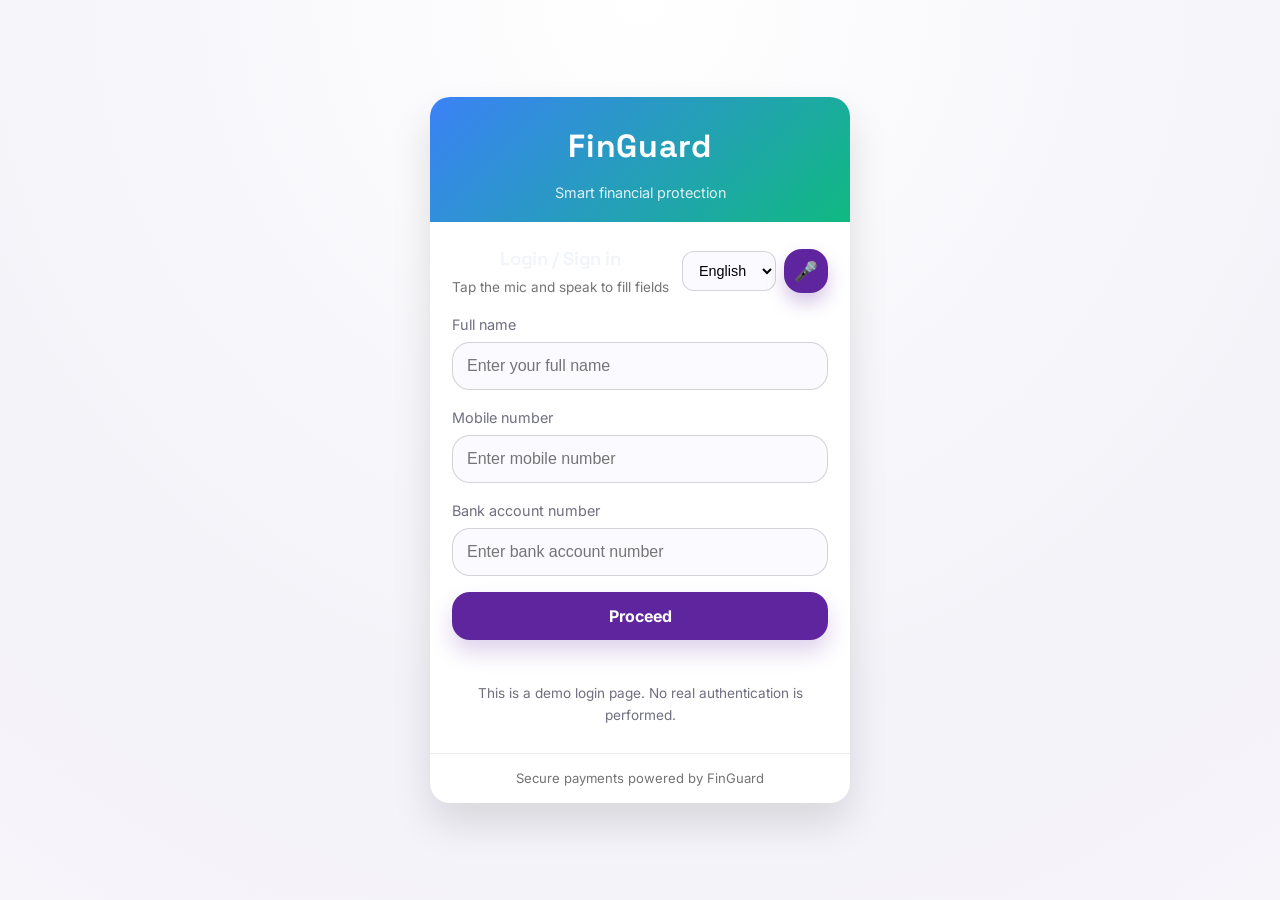
<file: rewards.html>
<!DOCTYPE html>
<html lang="en">
<head>
  <meta charset="UTF-8"/>
  <meta name="viewport" content="width=device-width, initial-scale=1.0"/>
  <title>FinGuard – Rewards & Cashbacks</title>
  <link rel="stylesheet" href="style.css"/>
</head>
<body>

  <!-- ── SIDEBAR ── -->
  <aside class="sidebar" id="sidebar">
    <div class="sidebar-logo">
      <div class="logo-icon">🛡️</div>
      <div class="logo-text">Fin<span>Guard</span></div>
    </div>
    <span class="nav-section-label">Overview</span>
    <a href="dashboard.html" class="nav-link"><span class="nav-icon">📊</span> Dashboard</a>
    <a href="transactions.html" class="nav-link"><span class="nav-icon">💳</span> Transactions <span class="nav-badge">3</span></a>
    
    <span class="nav-section-label">Payments</span>
    <a href="payments.html" class="nav-link"><span class="nav-icon">📲</span> Payments & Bills</a>
    <a href="rewards.html" class="nav-link active"><span class="nav-icon">🎁</span> Rewards</a>

    <span class="nav-section-label">Other</span>
    <a href="travel.html" class="nav-link"><span class="nav-icon">✈️</span> Travel & Booking</a>
    <a href="vault.html" class="nav-link"><span class="nav-icon">🔐</span> Asset Vault</a>
    
    <span class="nav-section-label">Support</span>
    <a href="#" class="nav-link" onclick="toggleChat(); return false;"><span class="nav-icon">🤖</span> AI Assistant</a>
    <a href="index.html" class="nav-link"><span class="nav-icon">🏠</span> Home</a>
  </aside>

  <main class="main-content">
    <div class="page-header">
      <h1>🎁 Your Rewards</h1>
      <p>Win cashbacks and scratch cards for every payment you make</p>
    </div>

    <!-- Rewards Summary -->
    <div class="grid-3 mb-8">
      <div class="glass-card p-6">
        <div class="text-secondary text-xs uppercase mb-1">Total Cashback</div>
        <div class="text-3xl font-bold text-accent-cyan">₹1,240</div>
        <div class="text-xs text-secondary mt-2">Saved this month</div>
      </div>
      <div class="glass-card p-6">
        <div class="text-secondary text-xs uppercase mb-1">Finguard Coins</div>
        <div class="text-3xl font-bold" style="color:#fbbf24">🪙 4,850</div>
        <div class="text-xs text-secondary mt-2">Redeem for vouchers</div>
      </div>
      <div class="glass-card p-6">
        <div class="text-secondary text-xs uppercase mb-1">Unused Cards</div>
        <div class="text-3xl font-bold text-accent-blue" id="unused-count">2</div>
        <div class="text-xs text-secondary mt-2">Scratch to reveal</div>
      </div>
    </div>

    <!-- Scratch Cards Grid -->
    <h2 class="mb-4">Scratch & Win</h2>
    <div class="grid-3 gap-6 mb-8" id="scratch-cards-grid">
      <!-- Card 1 -->
      <div class="glass-card p-4 flex flex-col items-center">
        <div class="scratch-card-container" id="scratch-container-1">
          <canvas class="scratch-card-canvas" id="canvas-1" width="200" height="200"></canvas>
          <div class="scratch-card-content">
            <span class="text-4xl mb-2">💰</span>
            <div class="font-bold text-xl">₹24</div>
            <div class="text-xs text-secondary">Cashback</div>
          </div>
        </div>
        <p class="mt-4 text-xs text-secondary">Earned for Mobile Recharge</p>
      </div>

      <!-- Card 2 -->
      <div class="glass-card p-4 flex flex-col items-center">
        <div class="scratch-card-container" id="scratch-container-2">
          <canvas class="scratch-card-canvas" id="canvas-2" width="200" height="200"></canvas>
          <div class="scratch-card-content">
            <span class="text-4xl mb-2">🎁</span>
            <div class="font-bold text-xl">Flat 50% Off</div>
            <div class="text-xs text-secondary">Zomato Voucher</div>
          </div>
        </div>
        <p class="mt-4 text-xs text-secondary">Earned for Gas Bill</p>
      </div>

      <!-- Locked/New Card -->
      <div class="glass-card p-4 flex flex-col items-center opacity-50">
        <div class="scratch-card-container">
           <div class="scratch-card-content" style="background: rgba(255,255,255,0.02); border-style: dashed;">
              <span class="text-3xl grayscale mb-2">🔒</span>
              <div class="text-xs text-secondary px-4 text-center">Make a payment > ₹500 to unlock</div>
           </div>
        </div>
        <p class="mt-4 text-xs text-secondary">Unavailable</p>
      </div>
    </div>

    <!-- History -->
    <h2 class="mb-4">Recent Cashbacks</h2>
    <div class="glass-card p-0 overflow-hidden">
      <table class="w-full">
        <thead class="bg-secondary">
          <tr>
            <th class="p-4 text-left">Date</th>
            <th class="p-4 text-left">Reason</th>
            <th class="p-4 text-right">Amount</th>
          </tr>
        </thead>
        <tbody>
          <tr>
            <td class="p-4">12 Mar 2026</td>
            <td class="p-4">UPI Transfer to Priya</td>
            <td class="p-4 text-right text-accent-cyan">+ ₹15</td>
          </tr>
          <tr>
            <td class="p-4">10 Mar 2026</td>
            <td class="p-4">Electricity Bill</td>
            <td class="p-4 text-right text-accent-cyan">+ ₹42</td>
          </tr>
          <tr>
            <td class="p-4">05 Mar 2026</td>
            <td class="p-4">Food Delivery Voucher</td>
            <td class="p-4 text-right text-accent-cyan">+ ₹150</td>
          </tr>
        </tbody>
      </table>
    </div>

  </main>

  <div class="toast-container" id="toast-container"></div>
  <script src="db.js"></script>
  <script src="auth.js"></script>
  <script src="app.js"></script>
  <script src="rewards.js"></script>
  <script src="chatbot.js"></script>
</body>
</html>
</file>
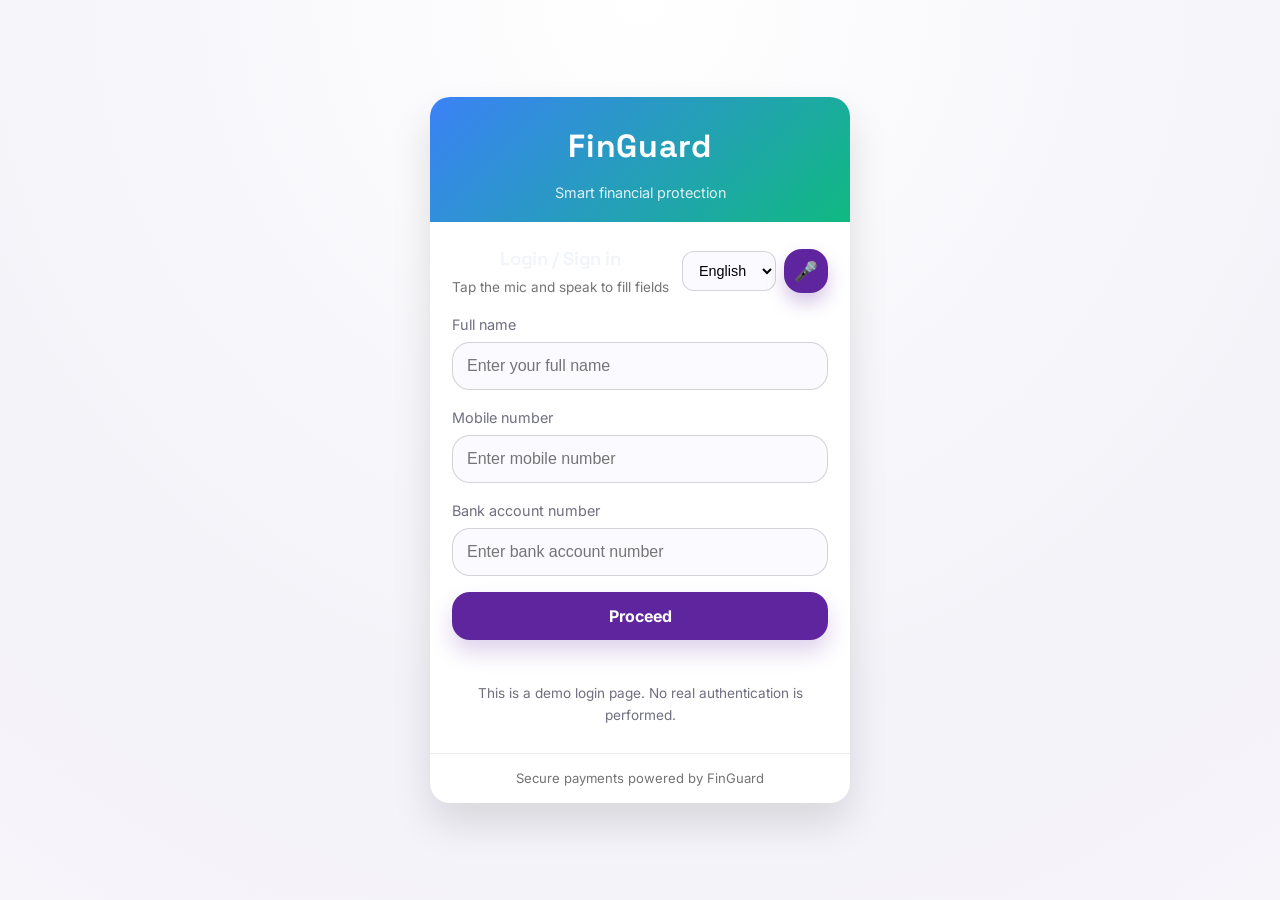
<file: transactions.html>
<travel class="html"></travel><!DOCTYPE html>
<html lang="en">
<head>
  <meta charset="UTF-8"/>
  <meta name="viewport" content="width=device-width, initial-scale=1.0"/>
  <title>FinGuard– Transactions</title>
  <meta name="description" content="Monitor your transactions, detect fraud, and track subscriptions with FinGuard."/>
  <link rel="stylesheet" href="style.css"/>
</head>
<body>

  <!-- ── SIDEBAR ── -->
  <aside class="sidebar" id="sidebar">
    <div class="sidebar-logo">
      <div class="logo-icon">🛡️</div>
      <div class="logo-text">Fin<span>Guard</span></div>
    </div>
    <span class="nav-section-label">Overview</span>
    <a href="dashboard.html" class="nav-link">
      <span class="nav-icon">📊</span> Dashboard
    </a>
    <a href="transactions.html" class="nav-link active">
      <span class="nav-icon">💳</span> Transactions
      <span class="nav-badge">3</span>
    </a>
    
    <span class="nav-section-label">Payments</span>
    <a href="payments.html" class="nav-link">
      <span class="nav-icon">📲</span> Payments & Bills
    </a>
    <a href="rewards.html" class="nav-link">
      <span class="nav-icon">🎁</span> Rewards
    </a>

    <span class="nav-section-label">Other</span>
    <a href="travel.html" class="nav-link">
      <span class="nav-icon">✈️</span> Travel & Booking
    </a>
    <a href="vault.html" class="nav-link">
      <span class="nav-icon">🔐</span> Asset Vault
    </a>

    <span class="nav-section-label">Support</span>
    <a href="profile.html" class="nav-link">
      <span class="nav-icon">👤</span> Profile
    </a>
    <a href="#" class="nav-link" onclick="toggleChat(); return false;">
      <span class="nav-icon">🤖</span> AI Assistant
    </a>
    <a href="index.html" class="nav-link">
      <span class="nav-icon">🏠</span> Home
    </a>
    <a href="#" class="nav-link" onclick="logout(); return false;">
      <span class="nav-icon">🚪</span> Logout
    </a>
    <div class="sidebar-bottom">
      <div class="nav-link">
        <div class="user-avatar">AK</div>
        <div>
          <div style="font-size:0.8rem;font-weight:600">Arjun Kumar</div>
          <div style="font-size:0.7rem;color:var(--text-muted)">Premium</div>
        </div>
      </div>
    </div>
  </aside>

  <!-- ── MAIN ── -->
  <main class="main-content">

    <!-- Header -->
    <div class="page-header flex items-center justify-between">
      <div>
        <h1>Transaction Monitor</h1>
        <p>AI-powered detection of subscriptions and suspicious activity</p>
      </div>
      <div class="flex gap-3">
        <button class="btn btn-secondary" onclick="exportTransactions()">📥 Export CSV</button>
        <button class="btn btn-secondary" onclick="startVoiceAssistant()">🎙 Voice</button>
        <button class="btn btn-primary" onclick="toggleChat()">🤖 Ask AI</button>
      </div>
    </div>

    <!-- Summary Banners -->
    <div style="display:grid;grid-template-columns:repeat(3,1fr);gap:16px;margin-bottom:24px">
      <div class="glass-card" style="padding:20px;display:flex;align-items:center;gap:14px;border-color:rgba(244,63,94,0.25)">
        <div style="font-size:1.8rem">🚨</div>
        <div>
          <div style="font-size:0.75rem;color:var(--text-muted)">Fraud Alerts</div>
          <div style="font-size:1.5rem;font-weight:800;color:#fb7185" id="fraud-count">3</div>
          <div style="font-size:0.7rem;color:var(--text-muted)">Needs review</div>
        </div>
      </div>
      <div class="glass-card" style="padding:20px;display:flex;align-items:center;gap:14px;border-color:rgba(245,158,11,0.25)">
        <div style="font-size:1.8rem">🔄</div>
        <div>
          <div style="font-size:0.75rem;color:var(--text-muted)">Subscriptions Found</div>
          <div style="font-size:1.5rem;font-weight:800;color:#fbbf24" id="sub-count">8</div>
          <div style="font-size:0.7rem;color:var(--text-muted)" id="sub-total">₹3,847/month</div>
        </div>
      </div>
      <div class="glass-card" style="padding:20px;display:flex;align-items:center;gap:14px">
        <div style="font-size:1.8rem">💳</div>
        <div>
          <div style="font-size:0.75rem;color:var(--text-muted)">Total Transactions</div>
          <div style="font-size:1.5rem;font-weight:800;color:#60a5fa" id="txn-count">52</div>
          <div style="font-size:0.7rem;color:var(--text-muted)">Last 30 days</div>
        </div>
      </div>
    </div>

    <!-- Controls -->
    <div class="glass-card" style="padding:20px;margin-bottom:20px">
      <div class="flex items-center justify-between flex-wrap gap-4">
        <div class="filter-tabs" id="filter-tabs">
          <button class="filter-tab active" onclick="filterTransactions('all',this)">All</button>
          <button class="filter-tab" onclick="filterTransactions('normal',this)">✅ Normal</button>
          <button class="filter-tab" onclick="filterTransactions('subscription',this)">🔄 Subscriptions</button>
          <button class="filter-tab" onclick="filterTransactions('fraud',this)">🚨 Fraud Alerts</button>
        </div>
        <div class="search-wrapper">
          <span class="search-icon">🔍</span>
          <input class="form-input search-input" style="width:240px" type="text" id="txn-search" placeholder="Search merchant..." oninput="searchTransactions()"/>
        </div>
      </div>
    </div>

    <!-- Transaction Table -->
    <div class="glass-card p-0" style="margin-bottom:80px">
      <div class="table-wrapper">
        <table>
          <thead>
            <tr>
              <th>Date</th>
              <th>Merchant</th>
              <th>Category</th>
              <th>Amount</th>
              <th>Method</th>
              <th>Status</th>
              <th>Action</th>
            </tr>
          </thead>
          <tbody id="txn-table-body"></tbody>
        </table>
      </div>
      <div id="txn-empty" class="empty-state hidden">
        <div class="empty-icon">🔍</div>
        <h3>No transactions found</h3>
        <p>Try adjusting your search or filter</p>
      </div>
    </div>
  </main>

  <!-- ── TRANSACTION DETAIL MODAL ── -->
  <div class="modal-overlay" id="txn-modal">
    <div class="modal">
      <div class="modal-header">
        <h3 id="modal-title">Transaction Detail</h3>
        <button class="btn-icon" onclick="closeModal('txn-modal')">✕</button>
      </div>
      <div id="modal-content"></div>
    </div>
  </div>

  <!-- ── CHATBOT ── -->
  <button class="chatbot-trigger" onclick="toggleChat()" title="Ask FinGuard AI">🤖</button>
  <div class="chatbot-window" id="chatbot-window">
    <div class="chatbot-header">
      <div class="bot-avatar">🤖</div>
      <div class="bot-info">
        <h4>FinGuard AI</h4>
        <p>Your financial assistant</p>
      </div>
      <div class="chat-controls" style="display:flex;align-items:center;gap:8px;margin-left:auto">
        <select id="chat-lang" title="Select voice language" style="border-radius:999px;padding:6px 10px;font-size:0.8rem;border:1px solid rgba(255,255,255,0.25);background:rgba(0,0,0,0.2);color:white">
          <option value="en-US" selected>English</option>
          <option value="hi-IN">हिन्दी</option>
          <option value="te-IN">తెలుగు</option>
        </select>
        <button id="chat-voice-btn" title="Speak your question" style="background:none;border:none;color:white;cursor:pointer;font-size:1.2rem">🎙️</button>
        <div class="status-dot"></div>
        <button onclick="toggleChat()" style="background:none;border:none;color:white;cursor:pointer;margin-left:8px;font-size:1rem">✕</button>
      </div>
    </div>
    <div class="chatbot-messages" id="chat-messages">
      <div class="chat-msg bot">
        💳 You're on the <strong>Transactions</strong> page. I can help you:<br/><br/>
        • Explain any fraud alert<br/>
        • List all your subscriptions<br/>
        • Suggest ways to reduce spending<br/>
        • Identify suspicious patterns
      </div>
    </div>
    <div class="chatbot-input-area">
      <input type="text" id="chat-input" placeholder="Ask about your transactions..." onkeydown="if(event.key==='Enter') sendChat()"/>
      <button class="chatbot-send" onclick="sendChat()">➤</button>
    </div>
  </div>

  <div class="toast-container" id="toast-container"></div>
  <script src="db.js"></script>
  <script src="auth.js"></script>
  <script src="app.js"></script>
  <script src="transactions.js"></script>
  <script src="chatbot.js"></script>
  <script>
    initTransactionsPage();
  </script>
</body>
</html>
</file>
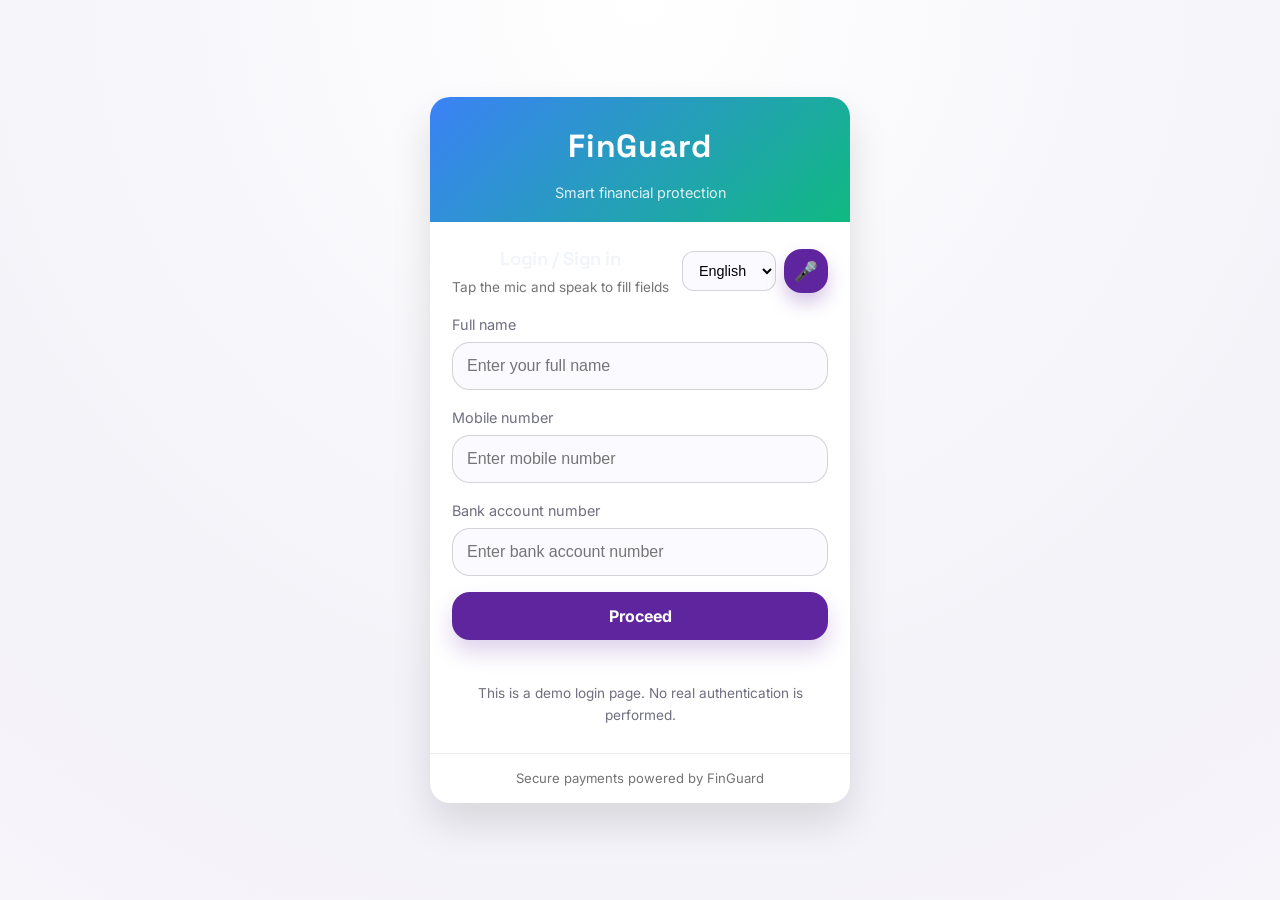
<file: travel.html>
<!DOCTYPE html>
<html lang="en">
<head>
  <meta charset="UTF-8"/>
  <meta name="viewport" content="width=device-width, initial-scale=1.0"/>
  <title>FinGuard – Travel & Booking</title>
  <link rel="stylesheet" href="style.css"/>
</head>
<body>

  <!-- ── SIDEBAR ── -->
  <aside class="sidebar" id="sidebar">
    <div class="sidebar-logo">
      <div class="logo-icon">🛡️</div>
      <div class="logo-text">Fin<span>Guard</span></div>
    </div>
    <span class="nav-section-label">Overview</span>
    <a href="dashboard.html" class="nav-link"><span class="nav-icon">📊</span> Dashboard</a>
    <a href="transactions.html" class="nav-link"><span class="nav-icon">💳</span> Transactions <span class="nav-badge">3</span></a>
    
    <span class="nav-section-label">Payments</span>
    <a href="payments.html" class="nav-link"><span class="nav-icon">📲</span> Payments & Bills</a>
    <a href="rewards.html" class="nav-link"><span class="nav-icon">🎁</span> Rewards</a>

    <span class="nav-section-label">Other</span>
    <a href="travel.html" class="nav-link active"><span class="nav-icon">✈️</span> Travel & Booking</a>
    <a href="vault.html" class="nav-link"><span class="nav-icon">🔐</span> Asset Vault</a>
    
    <span class="nav-section-label">Support</span>
    <a href="#" class="nav-link" onclick="toggleChat(); return false;"><span class="nav-icon">🤖</span> AI Assistant</a>
    <a href="index.html" class="nav-link"><span class="nav-icon">🏠</span> Home</a>
  </aside>

  <main class="main-content">
    <div class="page-header">
      <h1>✈️ Travel & Service Booking</h1>
      <p>Book flights, hotels, trains, and cabs directly with FinGuard Travel AI</p>
    </div>

    <!-- Booking Tabs -->
    <div class="glass-card mb-6 overflow-hidden">
      <div class="booking-tabs">
        <div class="booking-tab active" onclick="switchBooking('flight', this)">✈️ Flights</div>
        <div class="booking-tab" onclick="switchBooking('hotel', this)">🏨 Hotels</div>
        <div class="booking-tab" onclick="switchBooking('train', this)">🚂 Trains</div>
        <div class="booking-tab" onclick="switchBooking('bus', this)">🚌 Buses</div>
        <div class="booking-tab" onclick="switchBooking('cab', this)">🚕 Cabs</div>
      </div>
      
      <div class="p-6 bg-card" id="booking-form-area">
        <!-- Default: Flight Form -->
        <div class="grid-3 mb-4">
          <div class="form-group">
            <label>From</label>
            <input type="text" class="form-input" id="from-loc" placeholder="City or Airport">
          </div>
          <div class="form-group">
            <label>To</label>
            <input type="text" class="form-input" id="to-loc" placeholder="City or Airport">
          </div>
          <div class="form-group">
            <label>Date</label>
            <input type="date" class="form-input" id="travel-date">
          </div>
        </div>
        <button class="btn btn-primary" onclick="searchTravel()">Search Availability</button>
      </div>
    </div>

    <!-- Search Results -->
    <div id="results-area" class="hidden">
      <h2 class="mb-4" id="results-title">Available Options</h2>
      <div class="glass-card p-0" id="results-list">
        <!-- Results will be injected here -->
      </div>
    </div>

    <!-- Cabs Section Sidebar-style logic -->
    <div id="cab-section" class="hidden">
      <div class="grid-2 gap-6">
        <div class="glass-card p-6">
          <h3 class="mb-4">Book a Cab</h3>
          <div class="flex flex-col gap-4">
            <div class="form-group">
              <label>Pickup Location</label>
              <input type="text" class="form-input" placeholder="Current Location">
            </div>
            <div class="form-group">
              <label>Drop Location</label>
              <input type="text" class="form-input" placeholder="Enter Destination">
            </div>
            <button class="btn btn-primary" onclick="searchCabs()">Find Rides</button>
          </div>
        </div>
        <div class="glass-card p-0 overflow-hidden" id="cab-results">
          <div class="empty-state">
            <div class="empty-icon">🚕</div>
            <p>Enter locations to find nearby cabs</p>
          </div>
        </div>
      </div>
    </div>

  </main>

  <!-- ── BOOKING CONFIRMATION MODAL ── -->
  <div class="modal-overlay" id="booking-confirm-modal">
    <div class="modal">
      <div class="modal-header">
        <h3>Confirm Booking</h3>
        <button class="btn-icon" onclick="closeModal('booking-confirm-modal')">✕</button>
      </div>
      <div id="booking-details" class="mb-6">
        <!-- Details injected here -->
      </div>
      <div class="flex gap-3">
        <button class="btn btn-primary w-full" onclick="proceedToPayment()">Confirm & Pay</button>
        <button class="btn btn-secondary w-full" onclick="closeModal('booking-confirm-modal')">Cancel</button>
      </div>
    </div>
  </div>

  <div class="toast-container" id="toast-container"></div>
  <script src="db.js"></script>
  <script src="auth.js"></script>
  <script src="app.js"></script>
  <script src="travel.js"></script>
  <script src="chatbot.js"></script>
</body>
</html>
</file>
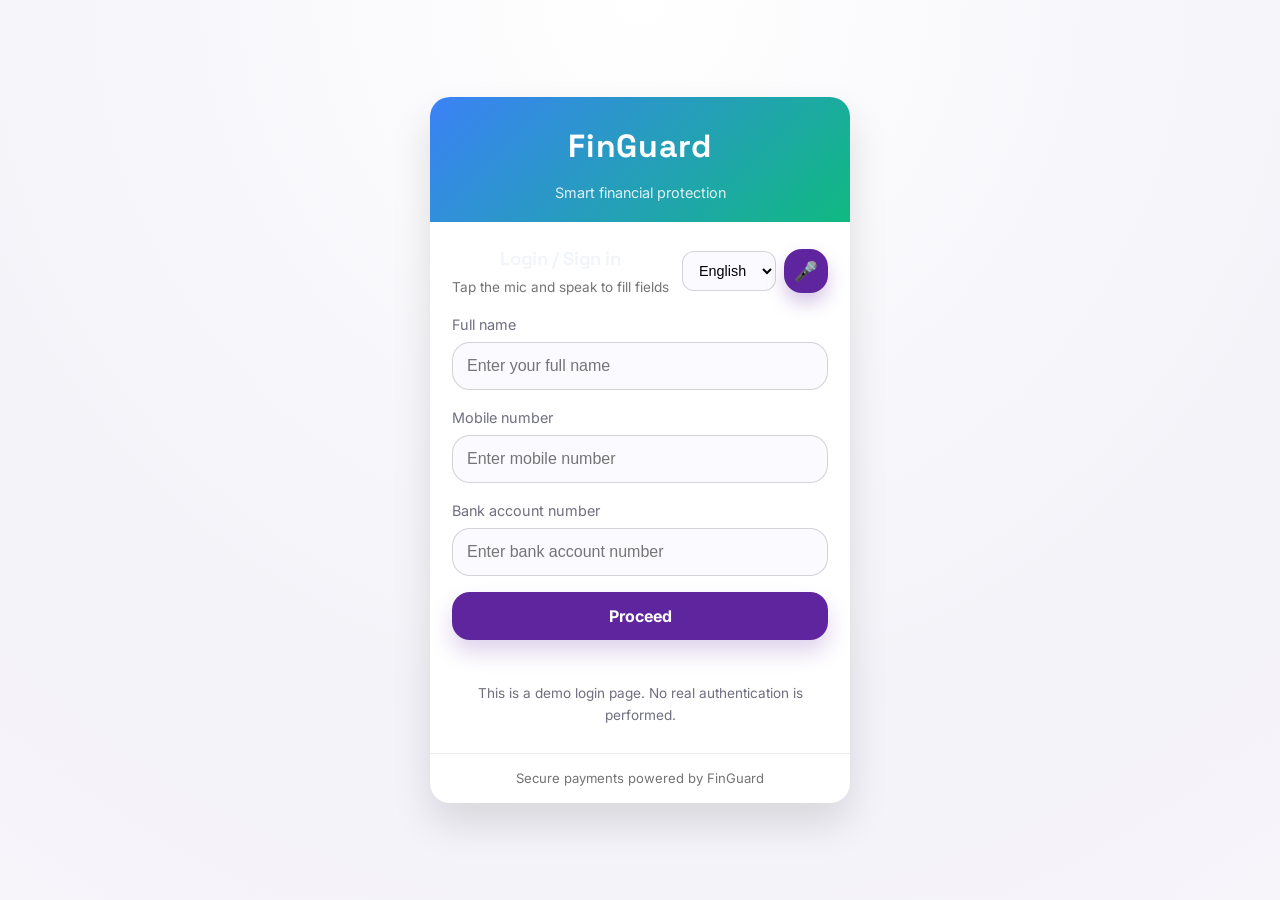
<file: vault.html>
<!DOCTYPE html>
<html lang="en">
<head>
  <meta charset="UTF-8"/>
  <meta name="viewport" content="width=device-width, initial-scale=1.0"/>
  <title>FinGuard – Digital Asset Vault</title>
  <meta name="description" content="Securely store and manage your digital financial assets for emergencies and digital inheritance."/>
  <link rel="stylesheet" href="style.css"/>
</head>
<body>

  <!-- ── SIDEBAR ── -->
  <aside class="sidebar" id="sidebar">
    <div class="sidebar-logo">
      <div class="logo-icon">🛡️</div>
      <div class="logo-text">Fin<span>Guard</span></div>
    </div>
    <span class="nav-section-label">Overview</span>
    <a href="dashboard.html" class="nav-link">
      <span class="nav-icon">📊</span> Dashboard
    </a>
    <a href="transactions.html" class="nav-link">
      <span class="nav-icon">💳</span> Transactions
      <span class="nav-badge">3</span>
    </a>
    
    <span class="nav-section-label">Payments</span>
    <a href="payments.html" class="nav-link">
      <span class="nav-icon">📲</span> Payments & Bills
    </a>
    <a href="rewards.html" class="nav-link">
      <span class="nav-icon">🎁</span> Rewards
    </a>

    <span class="nav-section-label">Other</span>
    <a href="travel.html" class="nav-link">
      <span class="nav-icon">✈️</span> Travel & Booking
    </a>
    <a href="vault.html" class="nav-link active">
      <span class="nav-icon">🔐</span> Asset Vault
    </a>

    <span class="nav-section-label">Support</span>
    <a href="#" class="nav-link" onclick="toggleChat(); return false;">
      <span class="nav-icon">🤖</span> AI Assistant
    </a>
    <a href="index.html" class="nav-link">
      <span class="nav-icon">🏠</span> Home
    </a>
    <div class="sidebar-bottom">
      <div class="nav-link">
        <div class="user-avatar">AK</div>
        <div>
          <div style="font-size:0.8rem;font-weight:600">Arjun Kumar</div>
          <div style="font-size:0.7rem;color:var(--text-muted)">Premium</div>
        </div>
      </div>
    </div>
  </aside>

  <!-- ── VAULT LOCK SCREEN ── -->
  <div id="vault-lock" style="
    position:fixed;inset:0;
    background:var(--bg-primary);
    display:flex;align-items:center;justify-content:center;
    z-index:999;flex-direction:column;gap:24px;">
    <div style="text-align:center">
      <div style="font-size:4rem;margin-bottom:16px;animation:float 3s ease-in-out infinite">🔐</div>
      <h2 style="font-size:1.5rem;margin-bottom:8px">Digital Asset Vault</h2>
      <p style="color:var(--text-muted);font-size:0.9rem;margin-bottom:32px">Enter your PIN to unlock your secure vault</p>
      <div class="pin-dots" id="pin-dots" style="display:flex;gap:12px;justify-content:center;margin-bottom:24px">
        <div class="pin-dot" id="dot-0"></div>
        <div class="pin-dot" id="dot-1"></div>
        <div class="pin-dot" id="dot-2"></div>
        <div class="pin-dot" id="dot-3"></div>
      </div>
      <div class="pin-grid">
        <button class="pin-btn" onclick="pinInput(1)">1</button>
        <button class="pin-btn" onclick="pinInput(2)">2</button>
        <button class="pin-btn" onclick="pinInput(3)">3</button>
        <button class="pin-btn" onclick="pinInput(4)">4</button>
        <button class="pin-btn" onclick="pinInput(5)">5</button>
        <button class="pin-btn" onclick="pinInput(6)">6</button>
        <button class="pin-btn" onclick="pinInput(7)">7</button>
        <button class="pin-btn" onclick="pinInput(8)">8</button>
        <button class="pin-btn" onclick="pinInput(9)">9</button>
        <button class="pin-btn pin-clear" onclick="pinClear()">⌫</button>
        <button class="pin-btn" onclick="pinInput(0)">0</button>
        <button class="pin-btn pin-ok" onclick="pinSubmit()">✓</button>
      </div>
      <p style="color:var(--text-muted);font-size:0.75rem;margin-top:20px">Demo PIN: <strong style="color:var(--accent-cyan)">1234</strong></p>
      <div id="pin-error" style="color:#fb7185;font-size:0.8rem;margin-top:8px;display:none">Incorrect PIN. Try again.</div>
    </div>
  </div>

  <!-- ── MAIN ── -->
  <main class="main-content">
    <div class="page-header flex items-center justify-between">
      <div>
        <h1>🔐 Digital Asset Vault</h1>
        <p>Securely store your digital financial assets for emergency access &amp; digital inheritance</p>
      </div>
      <div class="flex gap-3">
        <button class="btn btn-secondary" onclick="emergencyShare()">🆘 Emergency Share</button>
        <button class="btn btn-primary" onclick="openAssetModal()">+ Add Asset</button>
      </div>
    </div>

    <!-- Category Filters -->
    <div class="filter-tabs" style="margin-bottom:24px;width:fit-content" id="vault-filter-tabs">
      <button class="filter-tab active" onclick="filterVault('all',this)">All</button>
      <button class="filter-tab" onclick="filterVault('bank',this)">🏦 Banking</button>
      <button class="filter-tab" onclick="filterVault('crypto',this)">₿ Crypto</button>
      <button class="filter-tab" onclick="filterVault('investment',this)">📈 Investments</button>
      <button class="filter-tab" onclick="filterVault('insurance',this)">🛡️ Insurance</button>
      <button class="filter-tab" onclick="filterVault('password',this)">🔑 Passwords</button>
    </div>

    <!-- Stats row -->
    <div style="display:grid;grid-template-columns:repeat(4,1fr);gap:16px;margin-bottom:28px" id="vault-stats">
      <div class="glass-card" style="padding:16px;text-align:center">
        <div style="font-size:1.5rem;font-weight:800;color:#60a5fa" id="vault-total-count">0</div>
        <div style="font-size:0.72rem;color:var(--text-muted);margin-top:4px">Total Assets</div>
      </div>
      <div class="glass-card" style="padding:16px;text-align:center">
        <div style="font-size:1.5rem;font-weight:800;color:#34d399" id="vault-bank-count">0</div>
        <div style="font-size:0.72rem;color:var(--text-muted);margin-top:4px">Bank Accounts</div>
      </div>
      <div class="glass-card" style="padding:16px;text-align:center">
        <div style="font-size:1.5rem;font-weight:800;color:#fbbf24" id="vault-crypto-count">0</div>
        <div style="font-size:0.72rem;color:var(--text-muted);margin-top:4px">Crypto Wallets</div>
      </div>
      <div class="glass-card" style="padding:16px;text-align:center">
        <div style="font-size:1.5rem;font-weight:800;color:#a78bfa" id="vault-invest-count">0</div>
        <div style="font-size:0.72rem;color:var(--text-muted);margin-top:4px">Investments</div>
      </div>
    </div>

    <!-- Asset Grid -->
    <div id="vault-grid" style="display:grid;grid-template-columns:repeat(auto-fill,minmax(300px,1fr));gap:20px;margin-bottom:80px"></div>

    <div id="vault-empty" class="empty-state hidden">
      <div class="empty-icon">🔐</div>
      <h3>No assets stored yet</h3>
      <p>Add your first digital asset to protect it for emergencies</p>
      <button class="btn btn-primary" style="margin-top:16px" onclick="openAssetModal()">+ Add First Asset</button>
    </div>
  </main>

  <!-- ── ADD/EDIT ASSET MODAL ── -->
  <div class="modal-overlay" id="asset-modal">
    <div class="modal">
      <div class="modal-header">
        <h3 id="asset-modal-title">Add Digital Asset</h3>
        <button class="btn-icon" onclick="closeModal('asset-modal')">✕</button>
      </div>
      <form id="asset-form" onsubmit="saveAsset(event)">
        <div class="form-group">
          <label>Asset Type</label>
          <select class="form-select" id="asset-type" required>
            <option value="">Select type...</option>
            <option value="bank">🏦 Bank Account</option>
            <option value="crypto">₿ Crypto Wallet</option>
            <option value="investment">📈 Investment Account</option>
            <option value="insurance">🛡️ Insurance Policy</option>
            <option value="password">🔑 Password/Key</option>
          </select>
        </div>
        <div class="form-group">
          <label>Asset Name</label>
          <input class="form-input" id="asset-name" type="text" placeholder="e.g. HDFC Savings Account" required/>
        </div>
        <div class="form-group">
          <label>Institution / Platform</label>
          <input class="form-input" id="asset-institution" type="text" placeholder="e.g. HDFC Bank, Binance, Zerodha"/>
        </div>
        <div class="form-group">
          <label>Account / Wallet ID (will be masked)</label>
          <input class="form-input" id="asset-account-id" type="text" placeholder="Account number, wallet address, policy no."/>
        </div>
        <div class="form-group">
          <label>Estimated Value (₹)</label>
          <input class="form-input" id="asset-value" type="number" placeholder="0"/>
        </div>
        <div class="form-group">
          <label>Emergency Contact</label>
          <input class="form-input" id="asset-contact" type="text" placeholder="Name and phone / email"/>
        </div>
        <div class="form-group">
          <label>Secure Notes</label>
          <textarea class="form-textarea" id="asset-notes" placeholder="Recovery phrase, instructions, important details..."></textarea>
        </div>
        <div style="display:flex;gap:10px;margin-top:8px">
          <button type="submit" class="btn btn-primary w-full">💾 Save Asset</button>
          <button type="button" class="btn btn-secondary" onclick="closeModal('asset-modal')">Cancel</button>
        </div>
      </form>
    </div>
  </div>

  <!-- ── VIEW ASSET MODAL ── -->
  <div class="modal-overlay" id="view-asset-modal">
    <div class="modal">
      <div class="modal-header">
        <h3 id="view-asset-title">Asset Details</h3>
        <button class="btn-icon" onclick="closeModal('view-asset-modal')">✕</button>
      </div>
      <div id="view-asset-content"></div>
    </div>
  </div>

  <!-- ── CHATBOT ── -->
  <button class="chatbot-trigger" onclick="toggleChat()" title="Ask FinGuard AI">🤖</button>
  <div class="chatbot-window" id="chatbot-window">
    <div class="chatbot-header">
      <div class="bot-avatar">🤖</div>
      <div class="bot-info">
        <h4>FinGuard AI</h4>
        <p>Your financial assistant</p>
      </div>
      <div class="status-dot"></div>
      <button onclick="toggleChat()" style="background:none;border:none;color:white;cursor:pointer;margin-left:8px;font-size:1rem">✕</button>
    </div>
    <div class="chatbot-messages" id="chat-messages">
      <div class="chat-msg bot">
        🔐 You're in the <strong>Asset Vault</strong>. I can help you:<br/><br/>
        • Explain what to store in the vault<br/>
        • Tips for digital inheritance planning<br/>
        • How emergency access works<br/>
        • Crypto wallet security best practices
      </div>
    </div>
    <div class="chatbot-input-area">
      <input type="text" id="chat-input" placeholder="Ask about asset storage..." onkeydown="if(event.key==='Enter') sendChat()"/>
      <button class="chatbot-send" onclick="sendChat()">➤</button>
    </div>
  </div>

  <div class="toast-container" id="toast-container"></div>

  <!-- Vault styles -->
  <style>
    .pin-grid {
      display: grid;
      grid-template-columns: repeat(3, 1fr);
      gap: 12px;
      max-width: 240px;
      margin: 0 auto;
    }
    .pin-btn {
      aspect-ratio: 1;
      border-radius: 50%;
      border: 1px solid var(--border);
      background: var(--bg-card);
      color: var(--text-primary);
      font-size: 1.2rem;
      font-weight: 600;
      cursor: pointer;
      transition: var(--transition);
    }
    .pin-btn:hover { background: rgba(59,130,246,0.15); border-color: var(--accent-blue); }
    .pin-btn:active { transform: scale(0.95); }
    .pin-clear { color: var(--accent-rose); }
    .pin-ok { background: var(--gradient-blue); border-color: transparent; color: white; }
    .pin-dot {
      width: 16px; height: 16px;
      border-radius: 50%;
      border: 2px solid var(--border);
      transition: var(--transition);
    }
    .pin-dot.filled { background: var(--accent-blue); border-color: var(--accent-blue); }

    .asset-card {
      padding: 22px;
      cursor: default;
    }
    .asset-card-header {
      display: flex;
      align-items: flex-start;
      justify-content: space-between;
      margin-bottom: 16px;
    }
    .asset-type-icon {
      width: 44px; height: 44px;
      border-radius: var(--radius-md);
      display: flex; align-items: center; justify-content: center;
      font-size: 1.2rem;
    }
    .asset-card-actions { display: flex; gap: 6px; }
    .asset-field {
      margin-bottom: 10px;
    }
    .asset-field label {
      font-size: 0.65rem;
      text-transform: uppercase;
      letter-spacing: 0.08em;
      color: var(--text-muted);
      font-weight: 600;
      display: block;
      margin-bottom: 2px;
    }
    .asset-field-value {
      font-size: 0.875rem;
      color: var(--text-primary);
      font-weight: 500;
      display: flex;
      align-items: center;
      gap: 6px;
    }
    .asset-field-value.masked { font-family: monospace; letter-spacing: 0.1em; color: var(--text-secondary); }
    .toggle-mask {
      background: none;
      border: none;
      cursor: pointer;
      font-size: 0.8rem;
      padding: 2px 6px;
      border-radius: 4px;
      color: var(--text-muted);
      transition: var(--transition);
    }
    .toggle-mask:hover { color: var(--accent-blue); }
  </style>

  <script src="db.js"></script>
  <script src="auth.js"></script>
  <script src="app.js"></script>
  <script src="vault.js"></script>
  <script src="chatbot.js"></script>
  <script>
    initVault();
  </script>
</body>
</html>
</file>
<file: style.css>
/* ============================================================
   FinGuard – Global Design System
   ============================================================ */

@import url('https://fonts.googleapis.com/css2?family=Inter:wght@300;400;500;600;700;800;900&family=Space+Grotesk:wght@400;500;600;700&display=swap');

/* ── Design Tokens ───────────────────────────────────────── */
:root {
  --bg-primary:    #050b18;
  --bg-secondary:  #0a1628;
  --bg-card:       rgba(255,255,255,0.04);
  --bg-card-hover: rgba(255,255,255,0.07);
  --border:        rgba(255,255,255,0.08);
  --border-hover:  rgba(99,179,237,0.35);

  --accent-blue:   #3b82f6;
  --accent-cyan:   #06b6d4;
  --accent-purple: #8b5cf6;
  --accent-emerald:#10b981;
  --accent-amber:  #f59e0b;
  --accent-rose:   #f43f5e;

  --text-primary:  #f1f5f9;
  --text-secondary:#94a3b8;
  --text-muted:    #475569;

  --gradient-hero: linear-gradient(135deg, #050b18 0%, #0f1f3d 50%, #0a0d1a 100%);
  --gradient-card: linear-gradient(135deg, rgba(59,130,246,0.08), rgba(139,92,246,0.05));
  --gradient-blue: linear-gradient(135deg, #3b82f6, #06b6d4);
  --gradient-purple: linear-gradient(135deg, #8b5cf6, #3b82f6);
  --gradient-green: linear-gradient(135deg, #10b981, #06b6d4);
  --gradient-amber: linear-gradient(135deg, #f59e0b, #ef4444);

  --shadow-card:   0 4px 24px rgba(0,0,0,0.4);
  --shadow-glow:   0 0 40px rgba(59,130,246,0.15);
  --shadow-hover:  0 8px 40px rgba(59,130,246,0.2);

  --radius-sm:  8px;
  --radius-md:  12px;
  --radius-lg:  20px;
  --radius-xl:  28px;
  --radius-full: 9999px;

  --nav-width: 260px;
  --transition: all 0.3s cubic-bezier(0.4,0,0.2,1);
}

/* ── Reset & Base ────────────────────────────────────────── */
*, *::before, *::after { box-sizing: border-box; margin: 0; padding: 0; }

html { scroll-behavior: smooth; }

body {
  font-family: 'Inter', sans-serif;
  background: var(--bg-primary);
  color: var(--text-primary);
  min-height: 100vh;
  overflow-x: hidden;
  line-height: 1.6;
}

/* ── Scrollbar ───────────────────────────────────────────── */
::-webkit-scrollbar { width: 6px; }
::-webkit-scrollbar-track { background: var(--bg-secondary); }
::-webkit-scrollbar-thumb { background: rgba(99,179,237,0.3); border-radius: 3px; }
::-webkit-scrollbar-thumb:hover { background: rgba(99,179,237,0.6); }

/* ── Typography ──────────────────────────────────────────── */
h1, h2, h3, h4, h5 { font-family: 'Space Grotesk', sans-serif; font-weight: 700; letter-spacing: -0.02em; }

a { color: inherit; text-decoration: none; }

/* ── Layout Helpers ──────────────────────────────────────── */
.flex { display: flex; }
.flex-col { flex-direction: column; }
.items-center { align-items: center; }
.justify-between { justify-content: space-between; }
.justify-center { justify-content: center; }
.gap-2 { gap: 8px; }
.gap-3 { gap: 12px; }
.gap-4 { gap: 16px; }
.gap-6 { gap: 24px; }
.w-full { width: 100%; }

/* ── Glass Card ──────────────────────────────────────────── */
.glass-card {
  background: var(--bg-card);
  border: 1px solid var(--border);
  border-radius: var(--radius-lg);
  backdrop-filter: blur(20px);
  -webkit-backdrop-filter: blur(20px);
  transition: var(--transition);
  position: relative;
  overflow: hidden;
}
.glass-card::before {
  content: '';
  position: absolute;
  inset: 0;
  background: var(--gradient-card);
  opacity: 0;
  transition: var(--transition);
  pointer-events: none;
}
.glass-card:hover { border-color: var(--border-hover); box-shadow: var(--shadow-hover); }
.glass-card:hover::before { opacity: 1; }

/* ── Buttons ─────────────────────────────────────────────── */
.btn {
  display: inline-flex;
  align-items: center;
  gap: 8px;
  padding: 10px 20px;
  border-radius: var(--radius-full);
  font-family: 'Inter', sans-serif;
  font-size: 0.875rem;
  font-weight: 600;
  cursor: pointer;
  border: none;
  transition: var(--transition);
  white-space: nowrap;
  text-decoration: none;
}
.btn-primary {
  background: var(--gradient-blue);
  color: white;
  box-shadow: 0 4px 20px rgba(59,130,246,0.35);
}
.btn-primary:hover { transform: translateY(-2px); box-shadow: 0 8px 30px rgba(59,130,246,0.5); }
.btn-secondary {
  background: transparent;
  color: var(--text-primary);
  border: 1px solid var(--border);
}
.btn-secondary:hover { border-color: var(--accent-blue); background: rgba(59,130,246,0.08); }
.btn-icon {
  width: 36px; height: 36px;
  padding: 0;
  display: inline-flex;
  align-items: center;
  justify-content: center;
  border-radius: var(--radius-sm);
  background: var(--bg-card);
  border: 1px solid var(--border);
  color: var(--text-secondary);
  cursor: pointer;
  transition: var(--transition);
}
.btn-icon:hover { border-color: var(--accent-blue); color: var(--accent-blue); }
.btn-danger { background: rgba(244,63,94,0.15); color: var(--accent-rose); border: 1px solid rgba(244,63,94,0.3); }
.btn-danger:hover { background: rgba(244,63,94,0.25); }
.btn-success { background: rgba(16,185,129,0.15); color: var(--accent-emerald); border: 1px solid rgba(16,185,129,0.3); }
.btn-success:hover { background: rgba(16,185,129,0.25); }
.btn-lg { padding: 14px 32px; font-size: 1rem; }
.btn-sm { padding: 6px 14px; font-size: 0.8rem; }

/* ── Badges ──────────────────────────────────────────────── */
.badge {
  display: inline-flex;
  align-items: center;
  gap: 4px;
  padding: 3px 10px;
  border-radius: var(--radius-full);
  font-size: 0.7rem;
  font-weight: 600;
  letter-spacing: 0.04em;
  text-transform: uppercase;
}
.badge-green  { background: rgba(16,185,129,0.15);  color: #34d399; border: 1px solid rgba(16,185,129,0.25); }
.badge-amber  { background: rgba(245,158,11,0.15);  color: #fbbf24; border: 1px solid rgba(245,158,11,0.25); }
.badge-red    { background: rgba(244,63,94,0.15);   color: #fb7185; border: 1px solid rgba(244,63,94,0.25); }
.badge-blue   { background: rgba(59,130,246,0.15);  color: #60a5fa; border: 1px solid rgba(59,130,246,0.25); }
.badge-purple { background: rgba(139,92,246,0.15);  color: #a78bfa; border: 1px solid rgba(139,92,246,0.25); }

/* ── Sidebar Navigation ──────────────────────────────────── */
.sidebar {
  position: fixed;
  top: 0; left: 0;
  width: var(--nav-width);
  height: 100vh;
  background: var(--bg-secondary);
  border-right: 1px solid var(--border);
  display: flex;
  flex-direction: column;
  padding: 24px 16px;
  z-index: 100;
  overflow-y: auto;
}
.sidebar-logo {
  display: flex;
  align-items: center;
  gap: 10px;
  padding: 8px 12px;
  margin-bottom: 32px;
}
.sidebar-logo .logo-icon {
  width: 38px; height: 38px;
  background: var(--gradient-blue);
  border-radius: 10px;
  display: flex;
  align-items: center;
  justify-content: center;
  font-size: 1.1rem;
  flex-shrink: 0;
}
.sidebar-logo .logo-text { font-family: 'Space Grotesk', sans-serif; font-size: 1.15rem; font-weight: 700; }
.sidebar-logo .logo-text span { color: var(--accent-cyan); }

.nav-section-label {
  font-size: 0.65rem;
  font-weight: 600;
  letter-spacing: 0.1em;
  text-transform: uppercase;
  color: var(--text-muted);
  padding: 0 12px;
  margin: 16px 0 8px;
}
.nav-link {
  display: flex;
  align-items: center;
  gap: 10px;
  padding: 10px 12px;
  border-radius: var(--radius-md);
  color: var(--text-secondary);
  font-size: 0.875rem;
  font-weight: 500;
  transition: var(--transition);
  cursor: pointer;
  text-decoration: none;
}
.nav-link:hover { background: var(--bg-card); color: var(--text-primary); }
.nav-link.active { background: rgba(59,130,246,0.12); color: var(--accent-blue); border: 1px solid rgba(59,130,246,0.2); }
.nav-link .nav-icon { width: 20px; text-align: center; font-size: 1rem; }
.nav-link .nav-badge {
  margin-left: auto;
  background: var(--accent-rose);
  color: white;
  font-size: 0.65rem;
  font-weight: 700;
  padding: 1px 6px;
  border-radius: 99px;
}

.sidebar-bottom {
  margin-top: auto;
  padding-top: 16px;
  border-top: 1px solid var(--border);
}
.user-avatar {
  width: 36px; height: 36px;
  border-radius: 50%;
  background: var(--gradient-purple);
  display: flex;
  align-items: center;
  justify-content: center;
  font-weight: 700;
  font-size: 0.85rem;
}

/* ── Main Content Area ───────────────────────────────────── */
.main-content {
  margin-left: var(--nav-width);
  min-height: 100vh;
  padding: 32px;
}

/* ── Page Header ─────────────────────────────────────────── */
.page-header {
  margin-bottom: 32px;
}
.page-header h1 { font-size: 1.75rem; margin-bottom: 4px; }
.page-header p { color: var(--text-secondary); font-size: 0.9rem; }

/* ── Stats Grid ──────────────────────────────────────────── */
.stats-grid {
  display: grid;
  grid-template-columns: repeat(4, 1fr);
  gap: 20px;
  margin-bottom: 28px;
}
.stat-card {
  padding: 22px;
  position: relative;
}
.stat-card .stat-icon {
  width: 44px; height: 44px;
  border-radius: var(--radius-md);
  display: flex;
  align-items: center;
  justify-content: center;
  font-size: 1.2rem;
  margin-bottom: 16px;
}
.stat-card .stat-label { font-size: 0.8rem; color: var(--text-secondary); font-weight: 500; margin-bottom: 6px; }
.stat-card .stat-value { font-size: 1.7rem; font-weight: 800; font-family: 'Space Grotesk', sans-serif; line-height: 1; margin-bottom: 6px; }
.stat-card .stat-change { font-size: 0.75rem; }
.stat-change.up   { color: var(--accent-emerald); }
.stat-change.down { color: var(--accent-rose); }

/* ── Table ───────────────────────────────────────────────── */
.table-wrapper { overflow-x: auto; }
table { width: 100%; border-collapse: collapse; }
thead tr { border-bottom: 1px solid var(--border); }
th { padding: 12px 16px; font-size: 0.75rem; font-weight: 600; color: var(--text-muted); text-transform: uppercase; letter-spacing: 0.05em; text-align: left; }
td { padding: 14px 16px; font-size: 0.875rem; border-bottom: 1px solid rgba(255,255,255,0.03); vertical-align: middle; }
tr:hover td { background: rgba(255,255,255,0.02); }
tr:last-child td { border-bottom: none; }

/* ── Form Elements ───────────────────────────────────────── */
.form-group { margin-bottom: 18px; }
.form-group label { display: block; font-size: 0.8rem; font-weight: 600; color: var(--text-secondary); margin-bottom: 6px; text-transform: uppercase; letter-spacing: 0.04em; }
.form-input, .form-select, .form-textarea {
  width: 100%;
  background: rgba(255,255,255,0.04);
  border: 1px solid var(--border);
  border-radius: var(--radius-md);
  color: var(--text-primary);
  font-family: 'Inter', sans-serif;
  font-size: 0.875rem;
  padding: 10px 14px;
  outline: none;
  transition: var(--transition);
}
.form-input:focus, .form-select:focus, .form-textarea:focus { border-color: var(--accent-blue); box-shadow: 0 0 0 3px rgba(59,130,246,0.1); }
.form-input::placeholder { color: var(--text-muted); }
.form-select { cursor: pointer; }
.form-select option { background: #1e293b; }
.form-textarea { resize: vertical; min-height: 80px; }

/* ── Modal ───────────────────────────────────────────────── */
.modal-overlay {
  position: fixed;
  inset: 0;
  background: rgba(0,0,0,0.7);
  backdrop-filter: blur(8px);
  display: flex;
  align-items: center;
  justify-content: center;
  z-index: 1000;
  opacity: 0;
  pointer-events: none;
  transition: opacity 0.3s ease;
}
.modal-overlay.active { opacity: 1; pointer-events: all; }
.modal {
  background: #0d1b2e;
  border: 1px solid var(--border);
  border-radius: var(--radius-xl);
  padding: 32px;
  width: 100%;
  max-width: 500px;
  max-height: 90vh;
  overflow-y: auto;
  transform: scale(0.95) translateY(20px);
  transition: transform 0.3s cubic-bezier(0.4,0,0.2,1);
}
.modal-overlay.active .modal { transform: scale(1) translateY(0); }
.modal-header { display: flex; align-items: center; justify-content: space-between; margin-bottom: 24px; }
.modal-header h3 { font-size: 1.2rem; }

/* ── QR Scanner Simulation ─────────────────────────────── */
.qr-scanner-visual {
  width: 100%;
  aspect-ratio: 1;
  max-width: 300px;
  margin: 0 auto;
  border: 2px solid var(--accent-blue);
  border-radius: var(--radius-lg);
  position: relative;
  overflow: hidden;
  background: #000;
}
.qr-scanner-line {
  position: absolute;
  top: 0; left: 0; right: 0;
  height: 2px;
  background: var(--accent-cyan);
  box-shadow: 0 0 15px var(--accent-cyan);
  animation: qrScan 2s infinite linear;
}
@keyframes qrScan {
  0% { top: 0; }
  100% { top: 100%; }
}
.qr-scanner-corner {
  position: absolute;
  width: 20px; height: 20px;
  border: 3px solid var(--accent-blue);
}
.tl { top: 15px; left: 15px; border-right: 0; border-bottom: 0; }
.tr { top: 15px; right: 15px; border-left: 0; border-bottom: 0; }
.bl { bottom: 15px; left: 15px; border-right: 0; border-top: 0; }
.br { bottom: 15px; right: 15px; border-left: 0; border-top: 0; }

/* ── Scratch Cards ─────────────────────────────────────── */
.scratch-card-container {
  width: 200px;
  height: 200px;
  position: relative;
  cursor: crosshair;
  user-select: none;
}
.scratch-card-canvas {
  position: absolute;
  top: 0; left: 0;
  z-index: 2;
  border-radius: 12px;
}
.scratch-card-content {
  position: absolute;
  top: 0; left: 0;
  width: 100%; height: 100%;
  display: flex;
  flex-direction: column;
  align-items: center;
  justify-content: center;
  z-index: 1;
  background: var(--bg-card);
  border: 1px solid var(--border);
  border-radius: 12px;
}

/* ── Flight/Hotel Booking UI ────────────────────────────── */
.booking-tabs {
  display: flex;
  background: var(--bg-secondary);
  border-bottom: 1px solid var(--border);
}
.booking-tab {
  padding: 16px 24px;
  cursor: pointer;
  border-bottom: 2px solid transparent;
  transition: var(--transition);
  font-weight: 600;
  color: var(--text-secondary);
}
.booking-tab.active {
  color: var(--accent-blue);
  border-bottom-color: var(--accent-blue);
  background: rgba(59,130,246,0.05);
}

/* ── Service List Items ─────────────────────────────────── */
.service-item {
  padding: 16px;
  border-bottom: 1px solid var(--border);
  transition: var(--transition);
}
.service-item:hover { background: rgba(255,255,255,0.02); }
.service-item:last-child { border-bottom: none; }

/* ── UPI PIN Modal ─────────────────────────────────────── */
.upi-pin-grid {
  display: grid;
  grid-template-columns: repeat(3, 1fr);
  gap: 12px;
  margin-top: 20px;
}

/* ── Custom Utilities ───────────────────────────────────── */
.text-lg { font-size: 1.125rem; }
.font-bold { font-weight: 700; }
.grid-2 { display: grid; grid-template-columns: repeat(2, 1fr); gap: 20px; }
.grid-3 { display: grid; grid-template-columns: repeat(3, 1fr); gap: 20px; }

/* ── Animations ──────────────────────────────────────────── */
@keyframes fadeInUp { from { opacity: 0; transform: translateY(24px); } to { opacity: 1; transform: translateY(0); } }
@keyframes fadeIn   { from { opacity: 0; } to { opacity: 1; } }
@keyframes pulse    { 0%, 100% { opacity: 1; } 50% { opacity: 0.5; } }
@keyframes spin     { to { transform: rotate(360deg); } }
@keyframes float    { 0%, 100% { transform: translateY(0); } 50% { transform: translateY(-10px); } }
@keyframes glow     { 0%, 100% { box-shadow: 0 0 20px rgba(59,130,246,0.3); } 50% { box-shadow: 0 0 40px rgba(59,130,246,0.6); } }
@keyframes shimmer  { 0% { background-position: -200% 0; } 100% { background-position: 200% 0; } }
@keyframes blink    { 0%, 100% { opacity: 1; } 50% { opacity: 0; } }

.animate-fade-in   { animation: fadeIn 0.6s ease forwards; }
.animate-fade-in-up { animation: fadeInUp 0.6s ease forwards; }
.animate-pulse     { animation: pulse 2s infinite; }
.animate-float     { animation: float 3s ease-in-out infinite; }
.animate-glow      { animation: glow 2s ease-in-out infinite; }

/* ── Gradient Text ───────────────────────────────────────── */
.gradient-text {
  background: var(--gradient-blue);
  -webkit-background-clip: text;
  -webkit-text-fill-color: transparent;
  background-clip: text;
}
.gradient-text-purple {
  background: var(--gradient-purple);
  -webkit-background-clip: text;
  -webkit-text-fill-color: transparent;
  background-clip: text;
}

/* ── Search Bar ──────────────────────────────────────────── */
.search-wrapper {
  position: relative;
  display: flex;
  align-items: center;
}
.search-wrapper .search-icon {
  position: absolute;
  left: 12px;
  color: var(--text-muted);
  font-size: 0.9rem;
}
.search-input {
  padding-left: 36px !important;
}

/* ── Filter Tabs ─────────────────────────────────────────── */
.filter-tabs {
  display: flex;
  gap: 4px;
  background: var(--bg-card);
  border: 1px solid var(--border);
  border-radius: var(--radius-full);
  padding: 4px;
}
.filter-tab {
  padding: 6px 16px;
  border-radius: var(--radius-full);
  font-size: 0.8rem;
  font-weight: 600;
  color: var(--text-secondary);
  cursor: pointer;
  transition: var(--transition);
  border: none;
  background: transparent;
}
.filter-tab.active { background: var(--accent-blue); color: white; }
.filter-tab:hover:not(.active) { color: var(--text-primary); }

/* ── Progress Bar ────────────────────────────────────────── */
.progress-bar {
  height: 6px;
  border-radius: var(--radius-full);
  background: rgba(255,255,255,0.08);
  overflow: hidden;
  margin-top: 8px;
}
.progress-fill {
  height: 100%;
  border-radius: var(--radius-full);
  transition: width 1s cubic-bezier(0.4,0,0.2,1);
}

/* ── Glowing Orbs (decorative) ───────────────────────────── */
.orb {
  position: absolute;
  border-radius: 50%;
  filter: blur(80px);
  pointer-events: none;
  opacity: 0.15;
}
.orb-blue   { background: #3b82f6; }
.orb-purple { background: #8b5cf6; }
.orb-cyan   { background: #06b6d4; }

/* ── Chatbot Styles ──────────────────────────────────────── */
.chatbot-trigger {
  position: fixed;
  bottom: 28px;
  right: 28px;
  width: 58px;
  height: 58px;
  border-radius: 50%;
  background: var(--gradient-blue);
  border: none;
  cursor: pointer;
  display: flex;
  align-items: center;
  justify-content: center;
  font-size: 1.4rem;
  box-shadow: 0 4px 24px rgba(59,130,246,0.5);
  z-index: 500;
  transition: var(--transition);
  animation: glow 2s ease-in-out infinite;
}
.chatbot-trigger:hover { transform: scale(1.1); }

.chatbot-window {
  position: fixed;
  bottom: 96px;
  right: 28px;
  width: 370px;
  height: 520px;
  background: #0d1b2e;
  border: 1px solid var(--border-hover);
  border-radius: var(--radius-xl);
  display: flex;
  flex-direction: column;
  z-index: 500;
  overflow: hidden;
  box-shadow: 0 20px 60px rgba(0,0,0,0.5);
  transform: scale(0.9) translateY(20px);
  opacity: 0;
  pointer-events: none;
  transition: all 0.3s cubic-bezier(0.4,0,0.2,1);
}
.chatbot-window.open {
  transform: scale(1) translateY(0);
  opacity: 1;
  pointer-events: all;
}

.chatbot-header {
  padding: 16px 20px;
  background: var(--gradient-blue);
  display: flex;
  align-items: center;
  gap: 10px;
}
.chatbot-header .bot-avatar {
  width: 36px; height: 36px;
  border-radius: 50%;
  background: rgba(255,255,255,0.2);
  display: flex;
  align-items: center;
  justify-content: center;
  font-size: 1rem;
}
.chatbot-header .bot-info h4 { font-size: 0.9rem; font-weight: 700; }
.chatbot-header .bot-info p  { font-size: 0.7rem; opacity: 0.8; }
.chatbot-header .status-dot  { width: 8px; height: 8px; border-radius: 50%; background: #4ade80; margin-left: auto; animation: pulse 2s infinite; }

.chatbot-messages {
  flex: 1;
  overflow-y: auto;
  padding: 16px;
  display: flex;
  flex-direction: column;
  gap: 10px;
}
.chat-msg {
  max-width: 85%;
  padding: 10px 14px;
  border-radius: 16px;
  font-size: 0.82rem;
  line-height: 1.5;
  animation: fadeInUp 0.3s ease;
}
.chat-msg.bot { background: rgba(255,255,255,0.06); border: 1px solid var(--border); border-radius: 16px 16px 16px 4px; align-self: flex-start; color: var(--text-primary); }
.chat-msg.user { background: var(--gradient-blue); border-radius: 16px 16px 4px 16px; align-self: flex-end; color: white; }
.chat-msg.typing { padding: 14px; }
.typing-dots span { display: inline-block; width: 6px; height: 6px; border-radius: 50%; background: var(--text-secondary); margin: 0 2px; animation: pulse 1s infinite; }
.typing-dots span:nth-child(2) { animation-delay: 0.2s; }
.typing-dots span:nth-child(3) { animation-delay: 0.4s; }

.chatbot-input-area {
  padding: 12px 16px;
  border-top: 1px solid var(--border);
  display: flex;
  gap: 8px;
  align-items: flex-end;
}
.chatbot-input-area input {
  flex: 1;
  background: rgba(255,255,255,0.06);
  border: 1px solid var(--border);
  border-radius: var(--radius-full);
  color: var(--text-primary);
  font-size: 0.85rem;
  padding: 10px 14px;
  outline: none;
  font-family: 'Inter', sans-serif;
  transition: var(--transition);
}
.chatbot-input-area input:focus { border-color: var(--accent-blue); }
.chatbot-input-area input::placeholder { color: var(--text-muted); }
.chatbot-send {
  width: 38px; height: 38px;
  border-radius: 50%;
  background: var(--gradient-blue);
  border: none;
  cursor: pointer;
  display: flex; align-items: center; justify-content: center;
  color: white;
  font-size: 0.9rem;
  flex-shrink: 0;
  transition: var(--transition);
}
.chatbot-send:hover { transform: scale(1.1); }

/* ── Empty State ─────────────────────────────────────────── */
.empty-state {
  text-align: center;
  padding: 60px 20px;
  color: var(--text-secondary);
}
.empty-state .empty-icon { font-size: 3rem; margin-bottom: 16px; opacity: 0.4; }
.empty-state h3 { font-size: 1.1rem; margin-bottom: 8px; color: var(--text-secondary); }
.empty-state p  { font-size: 0.875rem; color: var(--text-muted); }

/* ── Notification Toast ──────────────────────────────────── */
.toast-container {
  position: fixed;
  top: 20px;
  right: 20px;
  z-index: 9999;
  display: flex;
  flex-direction: column;
  gap: 8px;
}
.toast {
  padding: 12px 20px;
  border-radius: var(--radius-md);
  font-size: 0.85rem;
  font-weight: 500;
  background: #1e293b;
  border-left: 3px solid var(--accent-blue);
  box-shadow: var(--shadow-card);
  animation: fadeInUp 0.4s ease, fadeOut 0.4s ease 2.6s forwards;
  max-width: 320px;
}
.toast.success { border-color: var(--accent-emerald); }
.toast.error   { border-color: var(--accent-rose); }
.toast.warning { border-color: var(--accent-amber); }
@keyframes fadeOut { to { opacity: 0; transform: translateY(-10px); } }

/* ── Responsive ──────────────────────────────────────────── */
@media (max-width: 1024px) {
  .stats-grid { grid-template-columns: repeat(2, 1fr); }
}

@media (max-width: 768px) {
  .sidebar { transform: translateX(-100%); }
  .sidebar.mobile-open { transform: translateX(0); }
  .main-content { margin-left: 0; padding: 20px 16px; }
  .stats-grid { grid-template-columns: 1fr; }
  .chatbot-window { width: calc(100vw - 40px); right: 20px; }
}

/* ── Utility ─────────────────────────────────────────────── */
.text-sm  { font-size: 0.875rem; }
.text-xs  { font-size: 0.75rem; }
.text-muted { color: var(--text-muted); }
.text-secondary { color: var(--text-secondary); }
.text-cyan { color: var(--accent-cyan); }
.text-blue { color: var(--accent-blue); }
.text-emerald { color: var(--accent-emerald); }
.text-amber { color: var(--accent-amber); }
.text-rose { color: var(--accent-rose); }
.mb-0 { margin-bottom: 0; }
.mb-2 { margin-bottom: 8px; }
.mb-4 { margin-bottom: 16px; }
.mb-6 { margin-bottom: 24px; }
.mt-auto { margin-top: auto; }
.p-0 { padding: 0; }
.hidden { display: none; }
.relative { position: relative; }
.overflow-hidden { overflow: hidden; }
.cursor-pointer { cursor: pointer; }
.z-10 { z-index: 10; }
</file>
<file: landing.css>
/* ============================================================
   Landing Page Styles
   ============================================================ */

.landing-body {
  overflow-x: hidden;
}

/* ── Nav ── */
.landing-nav {
  position: fixed;
  top: 0; left: 0; right: 0;
  z-index: 200;
  padding: 0;
  background: rgba(5, 11, 24, 0.8);
  backdrop-filter: blur(20px);
  border-bottom: 1px solid var(--border);
}
.nav-inner {
  max-width: 1200px;
  margin: 0 auto;
  padding: 16px 32px;
  display: flex;
  align-items: center;
  gap: 40px;
}
.landing-logo {
  display: flex;
  align-items: center;
  gap: 10px;
}
.landing-logo .logo-icon {
  width: 38px; height: 38px;
  background: var(--gradient-blue);
  border-radius: 10px;
  display: flex; align-items: center; justify-content: center;
  font-size: 1.1rem;
}
.landing-logo .logo-text {
  font-family: 'Space Grotesk', sans-serif;
  font-size: 1.2rem;
  font-weight: 700;
}
.landing-logo .logo-text span { color: var(--accent-cyan); }

.nav-links-desktop {
  display: flex;
  gap: 28px;
  flex: 1;
}
.nav-links-desktop a {
  font-size: 0.875rem;
  color: var(--text-secondary);
  transition: var(--transition);
  font-weight: 500;
}
.nav-links-desktop a:hover { color: var(--text-primary); }

.nav-actions { display: flex; gap: 10px; margin-left: auto; }

/* ── Hero ── */
.hero-section {
  min-height: 100vh;
  display: flex;
  align-items: center;
  justify-content: space-between;
  gap: 60px;
  max-width: 1200px;
  margin: 0 auto;
  padding: 120px 32px 80px;
  position: relative;
}
.hero-content { flex: 1; max-width: 580px; }

.hero-badge {
  display: inline-flex;
  align-items: center;
  gap: 8px;
  padding: 6px 16px;
  background: rgba(59,130,246,0.1);
  border: 1px solid rgba(59,130,246,0.25);
  border-radius: var(--radius-full);
  font-size: 0.8rem;
  font-weight: 600;
  color: var(--accent-cyan);
  margin-bottom: 24px;
  letter-spacing: 0.02em;
}
.pulse-dot {
  width: 8px; height: 8px;
  border-radius: 50%;
  background: var(--accent-cyan);
  animation: pulse 2s infinite;
  display: inline-block;
}

.hero-title {
  font-size: clamp(2.5rem, 5vw, 4rem);
  line-height: 1.1;
  margin-bottom: 24px;
  letter-spacing: -0.03em;
}
.hero-subtitle {
  font-size: 1.05rem;
  line-height: 1.7;
  color: var(--text-secondary);
  margin-bottom: 36px;
  max-width: 480px;
}
.hero-cta { display: flex; gap: 12px; flex-wrap: wrap; margin-bottom: 48px; }

.hero-stats {
  display: flex;
  align-items: center;
  gap: 20px;
  padding: 20px 24px;
  background: var(--bg-card);
  border: 1px solid var(--border);
  border-radius: var(--radius-lg);
  backdrop-filter: blur(20px);
}
.hero-stat-value { font-size: 1.5rem; font-weight: 800; font-family: 'Space Grotesk',sans-serif; display: block; margin-bottom: 2px; background: var(--gradient-blue); -webkit-background-clip: text; -webkit-text-fill-color: transparent; background-clip: text; }
.hero-stat-label { font-size: 0.72rem; color: var(--text-muted); font-weight: 500; }
.hero-stat-divider { width: 1px; height: 36px; background: var(--border); }

/* Hero Visual */
.hero-visual {
  flex: 1;
  max-width: 460px;
  position: relative;
  display: flex;
  align-items: center;
  justify-content: center;
}

.dashboard-preview {
  width: 100%;
  padding: 20px;
  position: relative;
  z-index: 2;
}
.preview-header {
  display: flex;
  align-items: center;
  gap: 10px;
  margin-bottom: 16px;
}
.preview-dots { display: flex; gap: 5px; }
.preview-dots span { width: 10px; height: 10px; border-radius: 50%; }
.preview-stats {
  display: grid;
  grid-template-columns: repeat(3,1fr);
  gap: 10px;
  margin-bottom: 16px;
}
.preview-stat-card {
  background: rgba(255,255,255,0.04);
  border: 1px solid var(--border);
  border-radius: var(--radius-md);
  padding: 10px;
}
.preview-chart-bars {
  display: flex;
  align-items: flex-end;
  gap: 8px;
  height: 80px;
  margin-bottom: 14px;
}
.bar {
  flex: 1;
  background: rgba(59,130,246,0.3);
  border-radius: 4px 4px 0 0;
  transition: height 0.5s ease;
}
.bar.active { background: var(--gradient-blue); }
.preview-alerts { display: flex; flex-direction: column; gap: 6px; }
.preview-alert {
  padding: 8px 12px;
  border-radius: var(--radius-sm);
  font-size: 0.7rem;
  font-weight: 500;
}
.preview-alert.fraud { background: rgba(244,63,94,0.12); border: 1px solid rgba(244,63,94,0.2); color: #fb7185; }
.preview-alert.sub   { background: rgba(245,158,11,0.12); border: 1px solid rgba(245,158,11,0.2); color: #fbbf24; }

.floating-card {
  position: absolute;
  display: flex;
  align-items: center;
  gap: 8px;
  padding: 10px 14px;
  border-radius: var(--radius-md);
  font-size: 0.75rem;
  z-index: 3;
  white-space: nowrap;
}
.fc-fraud { top: -20px; right: -40px; }
.fc-vault { bottom: -20px; left: -40px; }

/* ── Sections ── */
.features-section,
.howit-section,
.security-section,
.cta-section {
  max-width: 1200px;
  margin: 0 auto;
  padding: 100px 32px;
}

.section-header {
  text-align: center;
  margin-bottom: 64px;
}
.section-tag {
  display: inline-block;
  padding: 4px 14px;
  background: rgba(59,130,246,0.1);
  border: 1px solid rgba(59,130,246,0.2);
  border-radius: var(--radius-full);
  font-size: 0.7rem;
  font-weight: 700;
  color: var(--accent-cyan);
  letter-spacing: 0.1em;
  text-transform: uppercase;
  margin-bottom: 16px;
}
.section-header h2 { font-size: clamp(1.8rem, 3vw, 2.5rem); margin-bottom: 16px; }
.section-header p  { font-size: 1rem; color: var(--text-secondary); max-width: 560px; margin: 0 auto; }

/* Features Grid */
.features-grid {
  display: grid;
  grid-template-columns: repeat(3,1fr);
  gap: 24px;
}
.feature-card {
  padding: 36px 28px;
  position: relative;
}
.feature-card--highlight {
  border-color: rgba(59,130,246,0.3);
  background: rgba(59,130,246,0.04);
}
.feature-icon {
  width: 56px; height: 56px;
  border-radius: var(--radius-md);
  display: flex; align-items: center; justify-content: center;
  font-size: 1.4rem;
  margin-bottom: 20px;
}
.feature-card h3 { font-size: 1.15rem; margin-bottom: 12px; }
.feature-card p  { font-size: 0.875rem; color: var(--text-secondary); line-height: 1.65; margin-bottom: 20px; }
.feature-list { list-style: none; display: flex; flex-direction: column; gap: 8px; }
.feature-list li { font-size: 0.8rem; color: var(--text-secondary); }
.feature-badge-hot {
  position: absolute;
  top: -12px; right: 20px;
  background: var(--gradient-blue);
  color: white;
  font-size: 0.65rem;
  font-weight: 700;
  padding: 3px 10px;
  border-radius: var(--radius-full);
  letter-spacing: 0.05em;
}

/* Steps */
.steps-grid {
  display: flex;
  align-items: center;
  gap: 0;
}
.step-card {
  flex: 1;
  padding: 36px 28px;
  text-align: center;
}
.step-number {
  font-size: 3rem;
  font-weight: 900;
  font-family: 'Space Grotesk', sans-serif;
  background: var(--gradient-blue);
  -webkit-background-clip: text;
  -webkit-text-fill-color: transparent;
  background-clip: text;
  opacity: 0.3;
  margin-bottom: 8px;
  line-height: 1;
}
.step-icon { font-size: 2rem; margin-bottom: 16px; }
.step-card h3 { font-size: 1.1rem; margin-bottom: 10px; }
.step-card p  { font-size: 0.85rem; color: var(--text-secondary); }
.step-connector {
  font-size: 1.5rem;
  color: var(--text-muted);
  padding: 0 8px;
  flex-shrink: 0;
}

/* Security */
.security-inner {
  padding: 60px;
  display: flex;
  align-items: center;
  gap: 60px;
  border-color: rgba(59,130,246,0.2);
}
.security-content { flex: 1; }
.security-content h2 { font-size: 2rem; margin-bottom: 16px; }
.security-content p  { color: var(--text-secondary); margin-bottom: 24px; line-height: 1.65; }
.security-badges { display: flex; gap: 10px; flex-wrap: wrap; }
.sec-badge {
  padding: 8px 16px;
  background: rgba(16,185,129,0.1);
  border: 1px solid rgba(16,185,129,0.2);
  border-radius: var(--radius-full);
  font-size: 0.8rem;
  font-weight: 600;
  color: var(--accent-emerald);
}

.security-visual {
  flex-shrink: 0;
  width: 200px;
  height: 200px;
  position: relative;
  display: flex;
  align-items: center;
  justify-content: center;
}
.vault-visual {
  width: 100px; height: 100px;
  border-radius: 50%;
  background: rgba(59,130,246,0.1);
  display: flex; align-items: center; justify-content: center;
  position: relative;
  z-index: 2;
}
.vault-icon { font-size: 2.5rem; }
.vault-ring {
  position: absolute;
  border-radius: 50%;
  border: 1px solid rgba(59,130,246,0.15);
}
.ring1 { width: 130px; height: 130px; animation: spin 8s linear infinite; }
.ring2 { width: 165px; height: 165px; border-style: dashed; animation: spin 12s linear infinite reverse; }
.ring3 { width: 200px; height: 200px; animation: spin 16s linear infinite; }

/* CTA */
.cta-section { text-align: center; }
.cta-inner {
  padding: 80px;
  background: linear-gradient(135deg, rgba(59,130,246,0.08), rgba(139,92,246,0.05));
  border: 1px solid rgba(59,130,246,0.2);
  border-radius: var(--radius-xl);
}
.cta-inner h2 { font-size: 2.2rem; margin-bottom: 16px; }
.cta-inner p  { color: var(--text-secondary); margin-bottom: 32px; font-size: 1rem; }

/* Footer */
.landing-footer { border-top: 1px solid var(--border); padding: 32px; }
.footer-inner {
  max-width: 1200px;
  margin: 0 auto;
  display: flex;
  align-items: center;
  justify-content: space-between;
  gap: 20px;
  flex-wrap: wrap;
}
.footer-links { display: flex; gap: 24px; }
.footer-links a { font-size: 0.85rem; color: var(--text-muted); transition: var(--transition); }
.footer-links a:hover { color: var(--text-secondary); }

@media (max-width: 900px) {
  .hero-section { flex-direction: column; text-align: center; padding-top: 100px; }
  .hero-visual { display: none; }
  .features-grid { grid-template-columns: 1fr; }
  .steps-grid { flex-direction: column; }
  .step-connector { transform: rotate(90deg); }
  .security-inner { flex-direction: column; text-align: center; padding: 40px; }
  .nav-links-desktop { display: none; }
  .hero-stats { flex-direction: column; gap: 12px; }
  .hero-stat-divider { width: 60px; height: 1px; }
}

/* ── Login Screen ── */
.login-body {
  min-height: 100vh;
  background: #f7f7fc;
  display: flex;
  align-items: center;
  justify-content: center;
  padding: 40px 16px;
  font-family: 'Inter', sans-serif;
}
.login-wrapper {
  width: min(420px, 100%);
}
.login-header {
  display: flex;
  align-items: center;
  justify-content: space-between;
  margin-bottom: 18px;
}
.login-header .back-link {
  font-size: 0.95rem;
  color: #3b82f6;
  text-decoration: none;
  font-weight: 600;
}
.login-header .login-logo {
  font-weight: 800;
  font-size: 1rem;
  letter-spacing: 0.08em;
  color: #111827;
}

.login-card {
  background: white;
  border-radius: 22px;
  padding: 28px 26px;
  box-shadow: 0 14px 40px rgba(16, 24, 40, 0.08);
  border: 1px solid rgba(15, 23, 42, 0.06);
}
.login-main {
  text-align: center;
  margin-bottom: 22px;
}
.login-icon {
  font-size: 2.3rem;
  margin-bottom: 12px;
}
.login-title {
  font-size: 1.8rem;
  font-weight: 800;
  margin: 0;
  letter-spacing: -0.02em;
  color: #111827;
}
.login-subtitle {
  margin-top: 8px;
  font-size: 0.95rem;
  color: rgba(17, 24, 39, 0.7);
}

.login-tabs {
  display: grid;
  grid-template-columns: repeat(2, 1fr);
  gap: 10px;
  margin: 18px -12px 22px;
}
.tab {
  padding: 10px 12px;
  border-radius: 999px;
  border: 1px solid rgba(148, 163, 184, 0.35);
  background: rgba(241, 245, 249, 0.8);
  font-weight: 600;
  font-size: 0.9rem;
  cursor: pointer;
  transition: var(--transition);
}
.tab.active {
  background: linear-gradient(135deg, #7c3aed, #6366f1);
  color: white;
  border-color: rgba(124, 58, 237, 0.5);
}

.login-card label {
  display: block;
  margin-top: 16px;
  margin-bottom: 8px;
  font-size: 0.84rem;
  font-weight: 600;
  color: rgba(17, 24, 39, 0.65);
}
.login-card input {
  width: 100%;
  padding: 14px 14px;
  border-radius: 14px;
  border: 1px solid rgba(148, 163, 184, 0.3);
  background: rgba(243, 244, 246, 0.9);
  color: #111827;
  font-size: 0.95rem;
  outline: none;
  transition: var(--transition);
}
.login-card input:focus {
  border-color: rgba(124, 58, 237, 0.7);
  box-shadow: 0 0 0 4px rgba(124, 58, 237, 0.14);
}

.btn-block {
  width: 100%;
  margin-top: 22px;
}

.btn.btn-primary {
  background: linear-gradient(135deg, #7c3aed, #6366f1);
  color: white;
  font-weight: 700;
  border: none;
  box-shadow: 0 14px 30px rgba(99, 102, 241, 0.2);
}

.mode-section {
  margin-top: 14px;
}
.mode-section.hidden { display: none; }

.login-note {
  margin-top: 18px;
  font-size: 0.85rem;
  color: rgba(17, 24, 39, 0.55);
  text-align: center;
}

@media (max-width: 460px) {
  .login-card { padding: 22px 18px; }
  .login-title { font-size: 1.6rem; }
  .tab { padding: 10px 8px; font-size: 0.85rem; }
}
</file>
